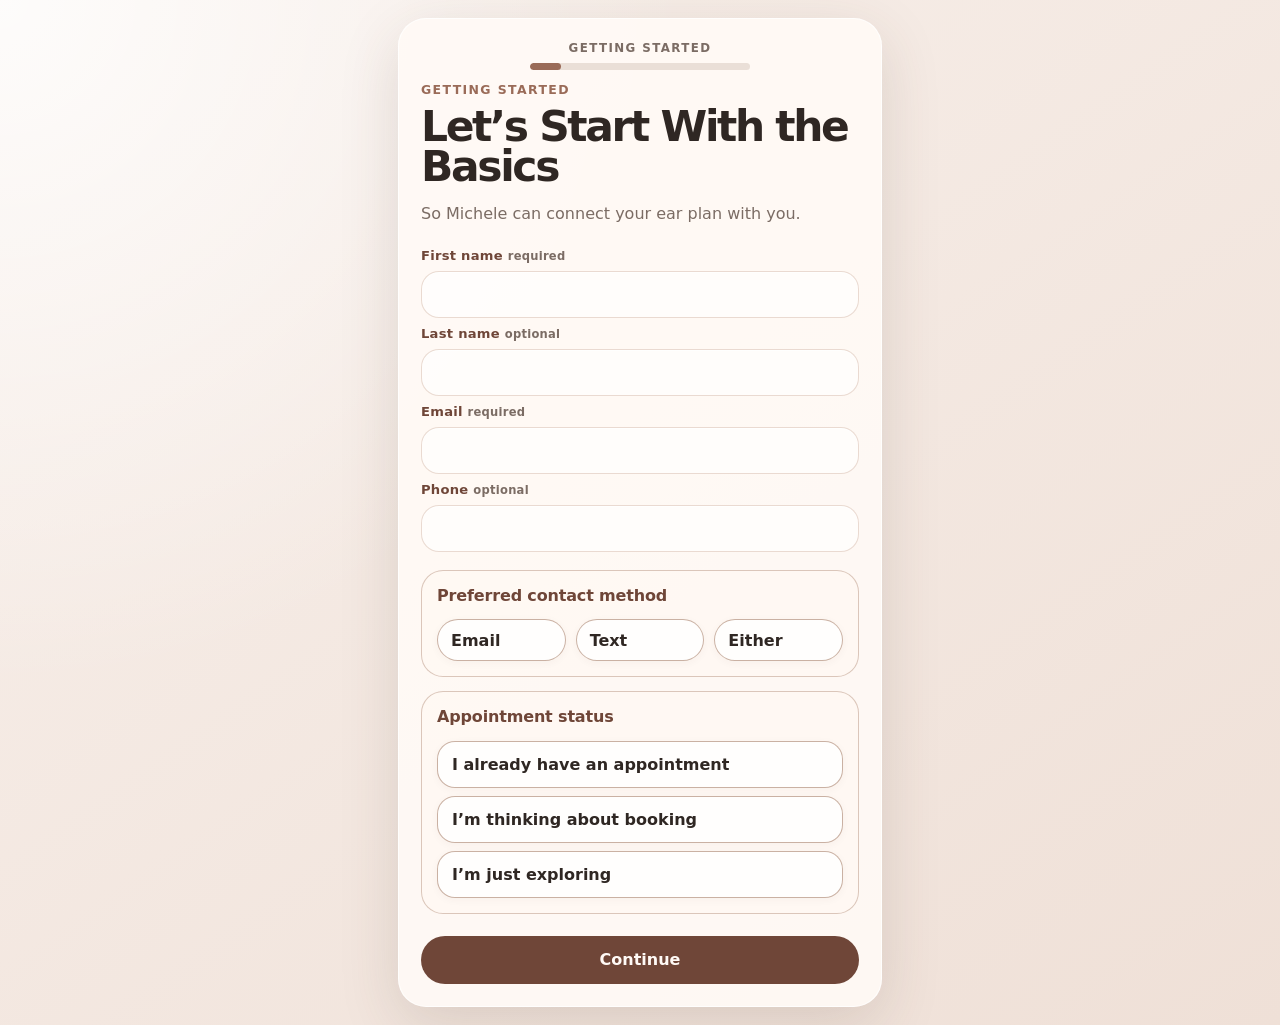
<file: index.html>
<!DOCTYPE html>

<html lang="en">
<head>
<meta charset="utf-8"/>
<meta content="width=device-width, initial-scale=1" name="viewport"/>
<title>Ear Consultation Planner</title>
<link href="css/app.css" rel="stylesheet"/>
<link href="style_explorer/css/style-explorer.css" rel="stylesheet"/>
<link href="jewelry_explorer/css/jewelry-explorer.css" rel="stylesheet"/>
</head>
<body>
<main class="planner-shell" id="ear-planner">
<section aria-live="polite" class="planner-card">
<div aria-label="Current section" class="progress progress-phase" aria-live="polite"><span class="progress-phase-label">Getting started</span><span class="progress-phase-track" aria-hidden="true"><span class="progress-phase-fill"></span></span></div><div class="step-card is-active form-card" data-step="1" id="card-1">
<p class="eyebrow">Getting started</p>
<h1>Let’s Start With the Basics</h1>
<p class="subtext">So Michele can connect your ear plan with you.</p>
<div class="form-stack">
<label class="field-label" for="contact-first-name">First name <span class="required-mark">required</span></label>
<input autocomplete="given-name" class="soft-input" data-contact-field="firstName" id="contact-first-name" type="text"/>
<p class="form-error is-hidden" id="first-name-error">Please add your first name.</p>
<label class="field-label" for="contact-last-name">Last name <span class="optional-mark">optional</span></label>
<input autocomplete="family-name" class="soft-input" data-contact-field="lastName" id="contact-last-name" type="text"/>
<label class="field-label" for="contact-email">Email <span class="required-mark">required</span></label>
<input autocomplete="email" class="soft-input" data-contact-field="email" id="contact-email" type="email"/>
<p class="form-error is-hidden" id="email-error">Please add a valid email address.</p>
<label class="field-label" for="contact-phone">Phone <span class="optional-mark">optional</span></label>
<input autocomplete="tel" class="soft-input" data-contact-field="phone" id="contact-phone" type="tel"/>
</div>
<div class="question-block">
<h2>Preferred contact method</h2>
<div aria-label="Preferred contact method" class="soft-chip-grid three-up" role="group">
<button class="soft-chip" data-contact-choice="preferredContact" data-value="email" type="button">Email</button>
<button class="soft-chip" data-contact-choice="preferredContact" data-value="text" type="button">Text</button>
<button class="soft-chip" data-contact-choice="preferredContact" data-value="either" type="button">Either</button>
</div>
</div>
<div class="question-block">
<h2>Appointment status</h2>
<div aria-label="Appointment status" class="soft-choice-list" role="group">
<button class="soft-choice" data-contact-choice="appointmentStatus" data-value="already-booked" type="button">I already have an appointment</button>
<button class="soft-choice" data-contact-choice="appointmentStatus" data-value="thinking" type="button">I’m thinking about booking</button>
<button class="soft-choice" data-contact-choice="appointmentStatus" data-value="exploring" type="button">I’m just exploring</button>
</div>
</div>
<div class="form-stack conditional-field is-hidden" id="appointment-date-wrap">
<label class="field-label" for="appointment-date-time">Appointment date/time, if you know it <span class="optional-mark">optional</span></label>
<input class="soft-input" data-contact-field="appointmentDateTime" id="appointment-date-time" placeholder="Tuesday at 2:30, June 14, etc." type="text"/>
</div>
<button class="primary-btn" id="contact-continue-btn" type="button">Continue</button>
</div><div class="step-card form-card" data-step="2" id="card-2">
<p class="eyebrow">Starting point</p>
<h1>What brings you in?</h1>
<p class="subtext">This helps Michele understand the occasion, goal, or starting point.</p>
<div class="question-block">
<h2>What are you hoping for?</h2>
<div aria-label="What are you hoping for" class="soft-chip-grid" role="group">
<button class="soft-chip" data-hope="event" type="button">Something special for an event</button>
<button class="soft-chip" data-hope="bridal" type="button">Wedding / bridal look</button>
<button class="soft-chip" data-hope="milestone" type="button">Birthday or milestone</button>
<button class="soft-chip" data-hope="new-piercing" type="button">New piercing</button>
<button class="soft-chip" data-hope="refresh" type="button">Jewelry refresh</button>
<button class="soft-chip" data-hope="curated-project" type="button">Curated ear project</button>
<button class="soft-chip" data-hope="help-deciding" type="button">Help deciding what fits</button>
<button class="soft-chip" data-hope="exploring" type="button">Just exploring</button>
<button class="soft-chip" data-hope="other" type="button">Other</button>
</div>
</div>
<div class="form-stack conditional-field is-hidden" id="event-date-wrap">
<label class="field-label" for="event-date">Event date, if you know it <span class="optional-mark">optional</span></label>
<input class="soft-input" data-starting-field="eventDate" id="event-date" placeholder="Date, month, or general timing" type="text"/>
</div>
<div class="form-stack conditional-field is-hidden" id="other-hope-wrap">
<label class="field-label" for="other-hope-details">Tell Michele a little more <span class="optional-mark">optional</span></label>
<textarea class="soft-textarea" data-starting-field="otherHopeDetails" id="other-hope-details" placeholder="Anniversary, graduation, matching piercing, personal celebration, something symbolic…" rows="3"></textarea>
</div>
<div class="question-block">
<h2>Do you already have any ideas?</h2>
<div aria-label="Do you already have any ideas" class="soft-choice-list" role="group">
<button class="soft-choice" data-idea-clarity="exact" type="button">I know exactly what I want</button>
<button class="soft-choice" data-idea-clarity="few-ideas" type="button">I have a few ideas</button>
<button class="soft-choice" data-idea-clarity="vibe" type="button">I have a vibe, but not a specific piercing</button>
<button class="soft-choice" data-idea-clarity="open" type="button">I’m totally open</button>
</div>
</div>
<div class="form-stack">
<label class="field-label" for="initial-ideas">Anything you already have in mind? <span class="optional-mark">optional</span></label>
<textarea class="soft-textarea" data-starting-field="initialIdeas" id="initial-ideas" placeholder="Wedding earrings, subtle sparkle, birthstone, something celestial, matching with my daughter, not sure yet…" rows="3"></textarea>
</div>
<div class="button-row">
<button class="secondary-btn" data-prev-step="1" type="button">Back</button>
<button class="primary-btn" data-next-step="3" type="button">Continue</button>
</div>
</div><div class="step-card form-card" data-step="3" id="card-3">
<p class="eyebrow">Lifestyle notes</p>
<h1>A Few Lifestyle Notes</h1>
<p class="subtext">These help Michele think through comfort, healing, and timing.</p>
<div class="question-block">
<h2>Which side do you usually sleep on?</h2>
<div aria-label="Sleep side" class="soft-chip-grid" role="group">
<button class="soft-chip" data-lifestyle-choice="sleepSide" data-value="left" type="button">Left</button>
<button class="soft-chip" data-lifestyle-choice="sleepSide" data-value="right" type="button">Right</button>
<button class="soft-chip" data-lifestyle-choice="sleepSide" data-value="both" type="button">Both</button>
<button class="soft-chip" data-lifestyle-choice="sleepSide" data-value="back" type="button">Back sleeper</button>
<button class="soft-chip" data-lifestyle-choice="sleepSide" data-value="changes" type="button">It changes</button>
</div>
</div>
<div class="question-block">
<h2>Any of these part of your routine?</h2>
<div aria-label="Daily routine" class="soft-chip-grid" role="group">
<button class="soft-chip" data-routine="earbuds" type="button">Earbuds</button>
<button class="soft-chip" data-routine="over-ear-headphones" type="button">Over-ear headphones</button>
<button class="soft-chip" data-routine="glasses" type="button">Glasses</button>
<button class="soft-chip" data-routine="helmets" type="button">Helmets</button>
<button class="soft-chip" data-routine="hair-covers-ears" type="button">Hair often covers ears</button>
<button class="soft-chip" data-routine="swimming-soon" type="button">Swimming soon</button>
<button class="soft-chip" data-routine="sports-gym" type="button">Sports / gym</button>
<button class="soft-chip" data-routine="none" type="button">None of these</button>
</div>
</div>
<div class="question-block">
<h2>How have piercings healed for you in the past?</h2>
<div aria-label="Healing history" class="soft-chip-grid" role="group">
<button class="soft-chip" data-lifestyle-choice="healingHistory" data-value="easy" type="button">Easy</button>
<button class="soft-chip" data-lifestyle-choice="healingHistory" data-value="mixed" type="button">Mixed</button>
<button class="soft-chip" data-lifestyle-choice="healingHistory" data-value="sensitive" type="button">Sensitive / tricky</button>
<button class="soft-chip" data-lifestyle-choice="healingHistory" data-value="first-piercing" type="button">First piercing</button>
<button class="soft-chip" data-lifestyle-choice="healingHistory" data-value="not-sure" type="button">Not sure</button>
</div>
</div>
<div class="question-block">
<h2>Anything coming up that might affect healing?</h2>
<div aria-label="Timing considerations" class="soft-chip-grid" role="group">
<button class="soft-chip" data-timing="vacation" type="button">Vacation</button>
<button class="soft-chip" data-timing="swimming" type="button">Swimming</button>
<button class="soft-chip" data-timing="wedding-photos" type="button">Wedding / photos</button>
<button class="soft-chip" data-timing="sports-season" type="button">Sports season</button>
<button class="soft-chip" data-timing="big-event" type="button">Big event</button>
<button class="soft-chip" data-timing="nothing-special" type="button">Nothing special</button>
</div>
</div>
<div class="button-row">
<button class="secondary-btn" data-prev-step="2" type="button">Back</button>
<button class="primary-btn" data-next-step="4" type="button">Continue to Placement</button>
</div>
</div><div class="step-card" data-step="4" id="card-4">
<p class="eyebrow">Ear placement</p>
<h1>Which ear are we placing jewelry on?</h1>
<p class="subtext">We’ll tailor ideas to the ear you’re curious about.</p>
<div aria-label="Choose ear" class="choice-grid" role="group">
<button class="choice-card" data-ear-choice="left" type="button">
<span class="choice-icon ear-icon-left">◖</span>
<span class="choice-title">Left Ear</span>
</button>
<button class="choice-card" data-ear-choice="right" type="button">
<span class="choice-icon ear-icon-right">◗</span>
<span class="choice-title">Right Ear</span>
</button>
<button class="choice-card" data-ear-choice="both" type="button">
<span class="choice-icon">◖ ◗</span>
<span class="choice-title">Both Ears</span>
</button>
</div>
<p class="helper-text is-hidden" id="both-helper">You’ll be able to explore each side separately.</p>
</div><div class="step-card" data-step="5" id="card-5">
<p class="eyebrow">Ear placement</p>
<h1>Which looks most like your lobe?</h1>
<p class="subtext">This helps Michele think about spacing and jewelry placement.</p>
<div class="similar-panel is-hidden" id="both-similar-panel">
<p class="panel-question">Are both ears similar?</p>
<div aria-label="Are both ears similar" class="segmented-control" role="group">
<button data-similar-choice="yes" type="button">Yes</button>
<button data-similar-choice="no" type="button">No</button>
</div>
</div>
<div aria-label="Choose side anatomy" class="side-tabs is-hidden" id="side-lobe-tabs" role="group">
<button data-lobe-side="left" type="button">Left Ear</button>
<button data-lobe-side="right" type="button">Right Ear</button>
</div>
<div aria-label="Choose lobe shape" class="lobe-choice-grid" role="group">
<button class="lobe-card" data-lobe-choice="detached" type="button">
<span class="lobe-visual single"><img alt="Ear with detached rounded lobe" src="assets/ear-detached.svg"/></span>
<span class="choice-title">Detached</span>
</button>
<button class="lobe-card" data-lobe-choice="attached" type="button">
<span class="lobe-visual single"><img alt="Ear with attached connected lobe" src="assets/ear-attached.svg"/></span>
<span class="choice-title">Attached / Connected</span>
</button>
<button class="lobe-card" data-lobe-choice="unsure" type="button">
<span aria-hidden="true" class="lobe-visual compare">
<img alt="" src="assets/ear-detached.svg"/>
<img alt="" src="assets/ear-attached.svg"/>
</span>
<span class="choice-title">Not sure</span>
</button>
</div>
<div class="button-row single-back-row">
<button class="secondary-btn" data-prev-step="4" type="button">Back</button>
</div>
</div><div class="step-card title-card" data-step="6" id="card-6">
<p class="eyebrow">Current piercings</p>
<h1>First, let Michele know about your current piercings.</h1>
<p class="subtext">You’ll tap the ear diagram to mark the piercings you already have.</p>
<div class="button-row map-nav-row">
<button class="secondary-btn" data-prev-step="5" type="button">Back</button>
<button class="primary-btn" data-next-step="7" type="button">Okay</button>
</div>
</div><div class="step-card map-card" data-step="7" id="card-7">
<p class="eyebrow">Current piercings</p>
<h1>What do you already have?</h1>
<p class="subtext compact-intro">Tap the ear to place each current piercing. Tap a marker to remove it.</p>
<div aria-label="Choose which ear to map" class="side-tabs compact-side-tabs is-hidden" id="existing-map-side-toggle" role="group">
<button data-map-side="left" type="button">Left Ear</button>
<button data-map-side="right" type="button">Right Ear</button>
</div>
<div class="ear-stage-wrap compact-stage">
<div aria-label="Interactive ear map" class="ear-stage" id="existing-ear-stage"></div>
<div class="detail-panel helper-card floating-helper is-hidden" id="existing-detail-panel"></div>
</div>
<div class="region-key-wrap compact-region-wrap">
<p class="region-key-label">Jump to a region</p>
<div aria-label="Ear regions" class="region-palette" id="existing-region-chips"></div>
</div>
<div class="summary-panel" id="existing-summary-panel">
<button aria-expanded="false" class="summary-toggle" data-summary-toggle="existing" id="existing-summary-toggle" type="button">
<span id="existing-summary-line">Current piercings: none yet</span>
<span class="summary-cue">Edit</span>
</button>
<div class="summary-drawer is-hidden" id="existing-summary-drawer">
<div class="tally-panel compact-tally" id="existing-tally-panel"></div>
</div>
</div>
<div class="button-row map-nav-row">
<button class="secondary-btn" data-prev-step="6" type="button">Back</button>
<button class="primary-btn" data-next-step="8" type="button">Continue</button>
</div>
</div><div class="step-card title-card" data-step="8" id="card-8">
<p class="eyebrow">Future ideas</p>
<h1>Next, we’re going to look at what piercings you might be interested in.</h1>
<p class="subtext">No commitments. We’re just exploring.</p>
<div class="button-row map-nav-row">
<button class="secondary-btn" data-prev-step="7" type="button">Back</button>
<button class="primary-btn" data-next-step="9" type="button">Okay</button>
</div>
</div><div class="step-card map-card" data-step="9" id="card-9">
<p class="eyebrow">Future ideas</p>
<h1>What might you want next?</h1>
<p class="subtext compact-intro">Tap a spot, then choose Love it, Curious, or Maybe someday. No commitments. Just inspiration.</p>
<div aria-label="Choose which ear to map" class="side-tabs compact-side-tabs is-hidden" id="future-map-side-toggle" role="group">
<button data-map-side="left" type="button">Left Ear</button>
<button data-map-side="right" type="button">Right Ear</button>
</div>
<div class="ear-stage-wrap compact-stage">
<div aria-label="Interactive ear map" class="ear-stage" id="future-ear-stage"></div>
<div class="detail-panel helper-card floating-helper is-hidden" id="future-detail-panel"></div>
</div>
<div class="region-key-wrap compact-region-wrap">
<p class="region-key-label">Jump to a region</p>
<div aria-label="Ear regions" class="region-palette" id="future-region-chips"></div>
</div>
<div class="summary-panel" id="future-summary-panel">
<button aria-expanded="false" class="summary-toggle" data-summary-toggle="future" id="future-summary-toggle" type="button">
<span id="future-summary-line">Ideas: none yet</span>
<span class="summary-cue">Review</span>
</button>
<div class="summary-drawer is-hidden" id="future-summary-drawer">
<div class="tally-panel compact-tally" id="future-tally-panel"></div>
</div>
</div>
<div class="button-row map-nav-row">
<button class="secondary-btn" data-prev-step="8" type="button">Back</button>
<button class="primary-btn" data-next-step="10" type="button">Continue to Style</button>
</div>
</div><div class="step-card style-card" data-step="10" id="card-10">
<div id="integrated-style-explorer"></div>
</div><div class="step-card" data-step="23" id="card-23">
<div id="jewelry-explorer-root"></div>
</div><div class="step-card review-card" data-step="22" id="card-22">
<p class="eyebrow">Review</p>
<h1>Your Ear Plan</h1>
<p class="subtext">Here’s what Michele would see so far.</p>
<div aria-live="polite" class="review-summary" id="review-summary"></div>
<div class="button-row">
<button class="secondary-btn" data-prev-step="23" type="button">Back to jewelry</button>
<button class="primary-btn placeholder-submit" disabled="" type="button">Submit Coming Later</button>
</div>
</div>
</section>
</main>
<script>
    window.EAR_MAP_CONFIG_URL = "https://script.google.com/macros/s/AKfycbyFnw6x4nnQt9TW9jvrOg0IUe2mFxq_MTKcIPo_lTkTaLUc3VmjJ98CLmNAw4ASI98r6Q/exec?action=getPublishedEarMapConfig";
  </script>
<script src="style_explorer/js/vocabulary.js"></script>
<script src="js/app.js"></script>
<script src="js/style-explorer-integrated.js"></script>
<script src="jewelry_explorer/js/jewelry-explorer.js"></script>
</body>
</html>
</file>
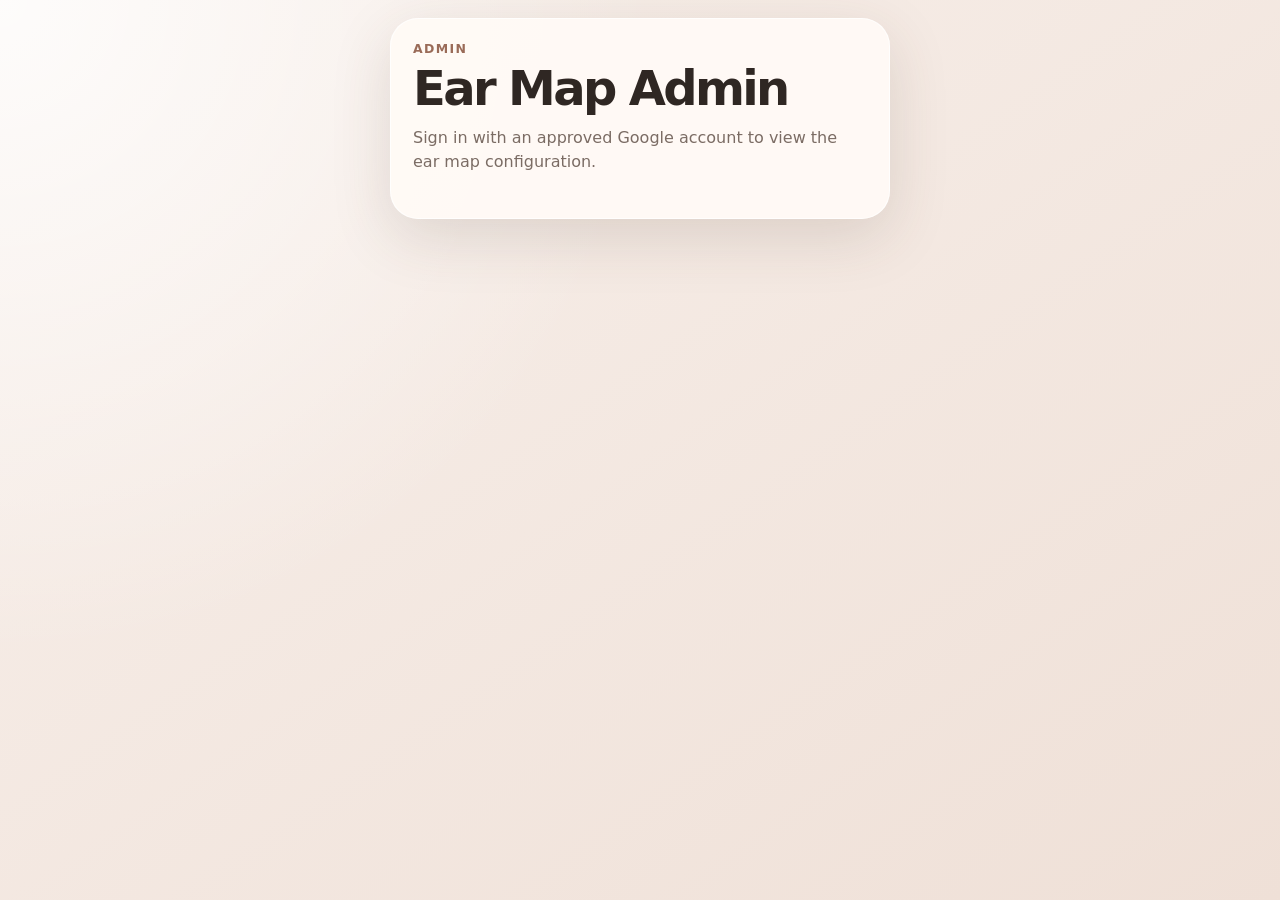
<file: admin/index.html>
<!doctype html>
<html lang="en">
<head>
  <meta charset="utf-8" />
  <meta name="viewport" content="width=device-width, initial-scale=1" />
  <title>Ear Map Admin</title>
  <link rel="stylesheet" href="../css/app.css" />
  <script src="https://accounts.google.com/gsi/client" async defer></script>

  <style>
    .admin-shell {
      width: min(100%, 980px);
      margin: 0 auto;
      padding: 18px;
    }

    .admin-card {
      background: rgba(255, 250, 246, 0.94);
      border: 1px solid rgba(255, 255, 255, 0.75);
      border-radius: var(--radius-lg);
      box-shadow: var(--shadow);
      padding: 22px;
    }

    .admin-login-card {
      width: min(100%, 500px);
      margin: 0 auto;
    }

    .admin-login-card h1,
    .admin-header h1 {
      font-size: clamp(2rem, 8vw, 3rem);
    }

    .admin-status,
    .admin-error {
      margin: 12px 0 0;
      line-height: 1.45;
      font-size: 0.95rem;
    }

    .admin-status { color: var(--muted); }
    .admin-error { color: #8c3f45; font-weight: 750; }

    .admin-user-card {
      display: flex;
      align-items: center;
      justify-content: space-between;
      gap: 12px;
      margin: 0 0 18px;
      padding: 10px 12px;
      border: 1px solid rgba(233, 217, 207, 0.95);
      border-radius: 18px;
      background: rgba(255, 245, 238, 0.68);
    }

    .admin-user-card p {
      margin: 0;
      color: var(--muted);
      font-size: 0.9rem;
      line-height: 1.35;
    }

    .admin-user-card strong {
      color: var(--accent-dark);
    }

    .admin-signout-btn {
      flex: 0 0 auto;
      min-height: 36px;
      border: 0;
      border-radius: 999px;
      padding: 8px 12px;
      background: var(--soft-2);
      color: var(--accent-dark);
      font-weight: 800;
      cursor: pointer;
    }

    .admin-header {
      display: grid;
      gap: 8px;
      margin-bottom: 18px;
    }

    .admin-grid {
      display: grid;
      grid-template-columns: 1fr;
      gap: 18px;
    }

    .admin-preview-card {
      border: 1px solid rgba(233, 217, 207, 0.95);
      background: rgba(255, 245, 238, 0.62);
      border-radius: 24px;
      padding: 14px;
      min-width: 0;
    }

    .admin-preview-card h2 {
      margin: 0 0 10px;
      color: var(--accent-dark);
      font-size: 1rem;
      letter-spacing: 0.04em;
      text-transform: uppercase;
    }

    .admin-map-layout {
      display: grid;
      grid-template-columns: 1fr;
      gap: 14px;
    }

    .admin-stage {
      display: grid;
      place-items: center;
      min-height: 420px;
      border-radius: 22px;
      background: linear-gradient(180deg, #fff7f1, #f8e9e0);
      border: 1px solid rgba(233, 217, 207, 0.9);
      overflow: hidden;
      position: relative;
    }

    .admin-ear-canvas {
      position: relative;
      width: min(84vw, 330px);
      aspect-ratio: 454.96 / 568.7;
    }

    .admin-ear-base,
    .admin-region-layer,
    .admin-marker-layer {
      position: absolute;
      inset: 0;
      width: 100%;
      height: 100%;
    }

    .admin-ear-base {
      display: block;
      pointer-events: none;
      user-select: none;
    }

    .admin-region {
      fill: rgba(154, 107, 88, 0.08);
      stroke: rgba(111, 70, 56, 0.36);
      stroke-width: 2;
      pointer-events: none;
      transition: fill 140ms ease, stroke 140ms ease, opacity 140ms ease;
    }

    .admin-region.is-selected {
      fill: rgba(154, 107, 88, 0.28);
      stroke: rgba(111, 70, 56, 0.78);
    }

    .admin-marker-dot {
      fill: var(--accent-dark);
      stroke: #fffaf6;
      stroke-width: 3.5;
      pointer-events: none;
    }

    .admin-marker-ring {
      fill: transparent;
      stroke: var(--accent-dark);
      stroke-width: 5;
      pointer-events: none;
    }

    .admin-industrial-bar {
      stroke: var(--accent-dark);
      stroke-width: 5;
      stroke-linecap: round;
      pointer-events: none;
    }

    .admin-industrial-end {
      fill: var(--accent-dark);
      stroke: #fffaf6;
      stroke-width: 3.5;
      pointer-events: none;
    }

    .admin-region-list {
      display: grid;
      gap: 8px;
      align-content: start;
    }

    .admin-region-button {
      width: 100%;
      min-height: 40px;
      border: 1px solid rgba(233, 217, 207, 0.95);
      border-radius: 14px;
      background: rgba(255, 255, 255, 0.62);
      color: var(--text);
      font-weight: 760;
      text-align: left;
      padding: 9px 11px;
      cursor: pointer;
    }

    .admin-region-button.is-selected {
      background: #fff2ea;
      color: var(--accent-dark);
      border-color: rgba(154, 107, 88, 0.62);
    }

    .admin-detail {
      margin-top: 14px;
      border: 1px solid rgba(233, 217, 207, 0.95);
      border-radius: 18px;
      background: rgba(255, 250, 246, 0.74);
      padding: 12px;
    }

    .admin-detail h3 {
      margin: 0 0 6px;
      font-size: 1rem;
      color: var(--accent-dark);
    }

    .admin-detail p {
      margin: 0;
      color: var(--muted);
      line-height: 1.4;
      font-size: 0.92rem;
    }

    .admin-detail dl {
      margin: 10px 0 0;
      display: grid;
      gap: 6px;
    }

    .admin-detail-row {
      display: grid;
      grid-template-columns: 90px 1fr;
      gap: 8px;
      font-size: 0.88rem;
    }

    .admin-detail dt {
      color: var(--muted);
      font-weight: 800;
    }

    .admin-detail dd {
      margin: 0;
      color: var(--text);
      font-weight: 700;
    }

    .admin-debug-panel {
      margin-top: 18px;
      padding: 12px;
      border-radius: 18px;
      border: 1px dashed rgba(154, 107, 88, 0.42);
      background: rgba(255, 250, 246, 0.62);
      color: var(--muted);
      font-size: 0.85rem;
      line-height: 1.4;
    }

        .admin-editor-top {
      display: grid;
      gap: 12px;
      margin-bottom: 14px;
    }

    .admin-editor-controls {
      display: grid;
      grid-template-columns: 1fr;
      gap: 10px;
    }

    .admin-control-group {
      display: grid;
      gap: 6px;
    }

    .admin-control-label {
      color: var(--muted);
      font-size: 0.72rem;
      letter-spacing: 0.09em;
      text-transform: uppercase;
      font-weight: 850;
    }

    .admin-segmented {
      display: grid;
      grid-template-columns: repeat(2, minmax(0, 1fr));
      gap: 6px;
      padding: 6px;
      background: #f0e0d6;
      border-radius: 999px;
    }

    .admin-segmented button,
    .admin-action-btn,
    .admin-danger-btn {
      min-height: 40px;
      border: 0;
      border-radius: 999px;
      font-weight: 800;
      cursor: pointer;
    }

    .admin-segmented button {
      background: transparent;
      color: var(--accent-dark);
    }

    .admin-segmented button.is-selected {
      background: #fffaf6;
      box-shadow: 0 6px 16px rgba(83, 58, 46, 0.08);
    }

    .admin-action-btn {
      background: var(--accent-dark);
      color: #fffaf6;
      padding: 9px 14px;
    }

    .admin-action-btn:disabled {
      opacity: 0.42;
      cursor: not-allowed;
    }

    .admin-danger-btn {
      background: #fff2ea;
      color: #8c3f45;
      border: 1px solid rgba(140, 63, 69, 0.22);
      padding: 9px 14px;
    }

    .admin-editor-card {
      grid-column: 1 / -1;
    }

    .admin-marker-layer {
      pointer-events: none;
    }

    .admin-edit-point {
      cursor: grab;
      pointer-events: auto;
    }

    .admin-edit-point:active {
      cursor: grabbing;
    }

    .admin-edit-point.is-selected {
      stroke: #8c3f45;
      stroke-width: 5;
    }

    .admin-marker-hit {
      fill: transparent;
      stroke: transparent;
      stroke-width: 24;
      pointer-events: stroke;
      cursor: grab;
    }

    .admin-click-catcher {
      fill: transparent;
      pointer-events: all;
      cursor: crosshair;
    }

    .admin-point-list {
      display: grid;
      gap: 8px;
      margin-top: 12px;
    }

    .admin-point-row {
      display: grid;
      grid-template-columns: 1fr auto;
      align-items: center;
      gap: 8px;
      padding: 8px 10px;
      border: 1px solid rgba(233, 217, 207, 0.95);
      border-radius: 14px;
      background: rgba(255, 255, 255, 0.58);
    }

    .admin-point-row.is-selected {
      background: #fff2ea;
      border-color: rgba(154, 107, 88, 0.62);
    }

    .admin-point-row button {
      min-height: 32px;
      border: 0;
      border-radius: 999px;
      padding: 6px 10px;
      background: var(--soft-2);
      color: var(--accent-dark);
      font-weight: 800;
      cursor: pointer;
    }

    .admin-point-meta {
      color: var(--muted);
      font-size: 0.82rem;
      line-height: 1.3;
    }

    .admin-editor-help {
      margin-top: 10px !important;
      color: var(--accent-dark) !important;
      font-weight: 700;
    }

    .admin-save-row {
      display: grid;
      grid-template-columns: 1fr;
      gap: 8px;
      margin-top: 12px;
      align-items: center;
    }

        .admin-edit-mode-tabs {
      display: grid;
      grid-template-columns: repeat(2, minmax(0, 1fr));
      gap: 6px;
      padding: 6px;
      background: #f0e0d6;
      border-radius: 999px;
    }

    .admin-edit-mode-tabs button {
      min-height: 40px;
      border: 0;
      border-radius: 999px;
      background: transparent;
      color: var(--accent-dark);
      font-weight: 800;
      cursor: pointer;
    }

    .admin-edit-mode-tabs button.is-selected {
      background: #fffaf6;
      box-shadow: 0 6px 16px rgba(83, 58, 46, 0.08);
    }

    .admin-boundary-point {
      fill: #fffaf6;
      stroke: #8c3f45;
      stroke-width: 4;
      cursor: grab;
      pointer-events: auto;
    }

    .admin-boundary-point.is-selected {
      fill: #8c3f45;
      stroke: #fffaf6;
      stroke-width: 4.5;
    }

    .admin-boundary-hit {
      fill: transparent;
      stroke: transparent;
      stroke-width: 24;
      pointer-events: stroke;
      cursor: grab;
    }

    .admin-boundary-line {
      fill: none;
      stroke: rgba(140, 63, 69, 0.8);
      stroke-width: 2.5;
      stroke-dasharray: 6 5;
      pointer-events: none;
    }

    .admin-region-layer.is-boundary-editing .admin-region:not(.is-selected) {
      opacity: 0.22;
    }

    .admin-region-layer.is-boundary-editing .admin-region.is-selected {
      fill: rgba(140, 63, 69, 0.18);
      stroke: rgba(140, 63, 69, 0.88);
      stroke-width: 2.5;
    }

    .admin-boundary-warning {
      margin-top: 10px !important;
      color: #8c3f45 !important;
      font-weight: 760;
    }

    @media (min-width: 760px) {
      .admin-grid {
        grid-template-columns: 1fr 1fr;
      }

      .admin-map-layout {
        grid-template-columns: minmax(0, 1fr) 190px;
      }

      .admin-stage {
        min-height: 440px;
      }

      .admin-ear-canvas {
        width: min(100%, 330px);
      }

      .admin-editor-controls {
        grid-template-columns: 1fr auto;
        align-items: end;
      }

      .admin-save-row {
        grid-template-columns: auto auto 1fr;
        align-items: center;
      }
    }
  </style>
</head>

<body>
  <main class="admin-shell">
    <section id="admin-login" class="admin-card admin-login-card">
      <p class="eyebrow">Admin</p>
      <h1>Ear Map Admin</h1>
      <p class="subtext">Sign in with an approved Google account to view the ear map configuration.</p>

      <div id="g_id_onload"
        data-client_id="718129687466-un944jpq37rr0t89tltlhjo085ui9ofo.apps.googleusercontent.com"
        data-callback="handleGoogleCredential"
        data-auto_prompt="false">
      </div>

      <div class="g_id_signin"
        data-type="standard"
        data-size="large"
        data-theme="outline"
        data-text="signin_with"
        data-shape="pill"
        data-logo_alignment="left">
      </div>

      <p id="admin-login-status" class="admin-status"></p>
      <p id="admin-login-error" class="admin-error is-hidden"></p>
    </section>

    <section id="admin-app" class="admin-card is-hidden">
      <div id="admin-user-card" class="admin-user-card is-hidden">
        <p>Signed in as <strong id="admin-user-email"></strong></p>
        <button id="admin-signout-btn" class="admin-signout-btn" type="button">Sign out</button>
      </div>

      <div class="admin-header">
        <p class="eyebrow">Admin preview</p>
        <h1>Ear Map Config</h1>
        <p id="admin-status" class="admin-status">Loading…</p>
      </div>

      <div id="admin-preview-root" class="admin-grid"></div>
      <div id="admin-debug-panel" class="admin-debug-panel is-hidden"></div>
    </section>
  </main>

  <script>
    window.BMBM_GOOGLE_CLIENT_ID = "718129687466-un944jpq37rr0t89tltlhjo085ui9ofo.apps.googleusercontent.com";
    window.BMBM_APPS_SCRIPT_URL = "https://script.google.com/macros/s/AKfycbyFnw6x4nnQt9TW9jvrOg0IUe2mFxq_MTKcIPo_lTkTaLUc3VmjJ98CLmNAw4ASI98r6Q/exec";
  </script>
  <script src="../js/admin-ear-map-preview.js"></script>
</body>
</html>
</file>
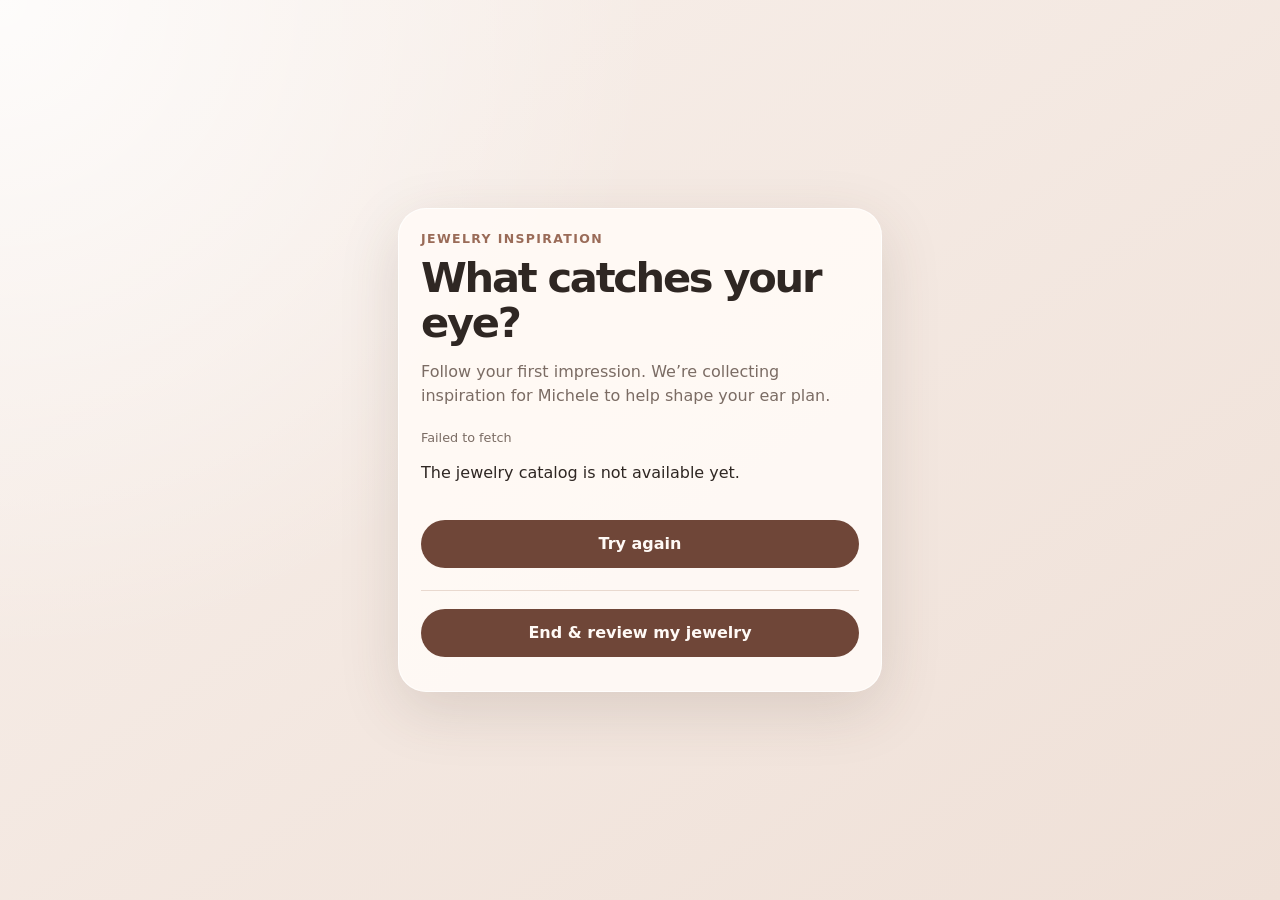
<file: jewelry_explorer/index.html>
<!doctype html>
<html lang="en">
<head>
  <meta charset="utf-8">
  <meta name="viewport" content="width=device-width, initial-scale=1">
  <title>Jewelry Explorer</title>
  <link rel="stylesheet" href="../css/app.css">
  <link rel="stylesheet" href="css/jewelry-explorer.css">
</head>
<body>
  <main class="planner-shell"><section class="planner-card">
    <div id="jewelry-explorer-root"></div>
  </section></main>
  <script src="js/jewelry-explorer.js"></script>
</body>
</html>
</file>
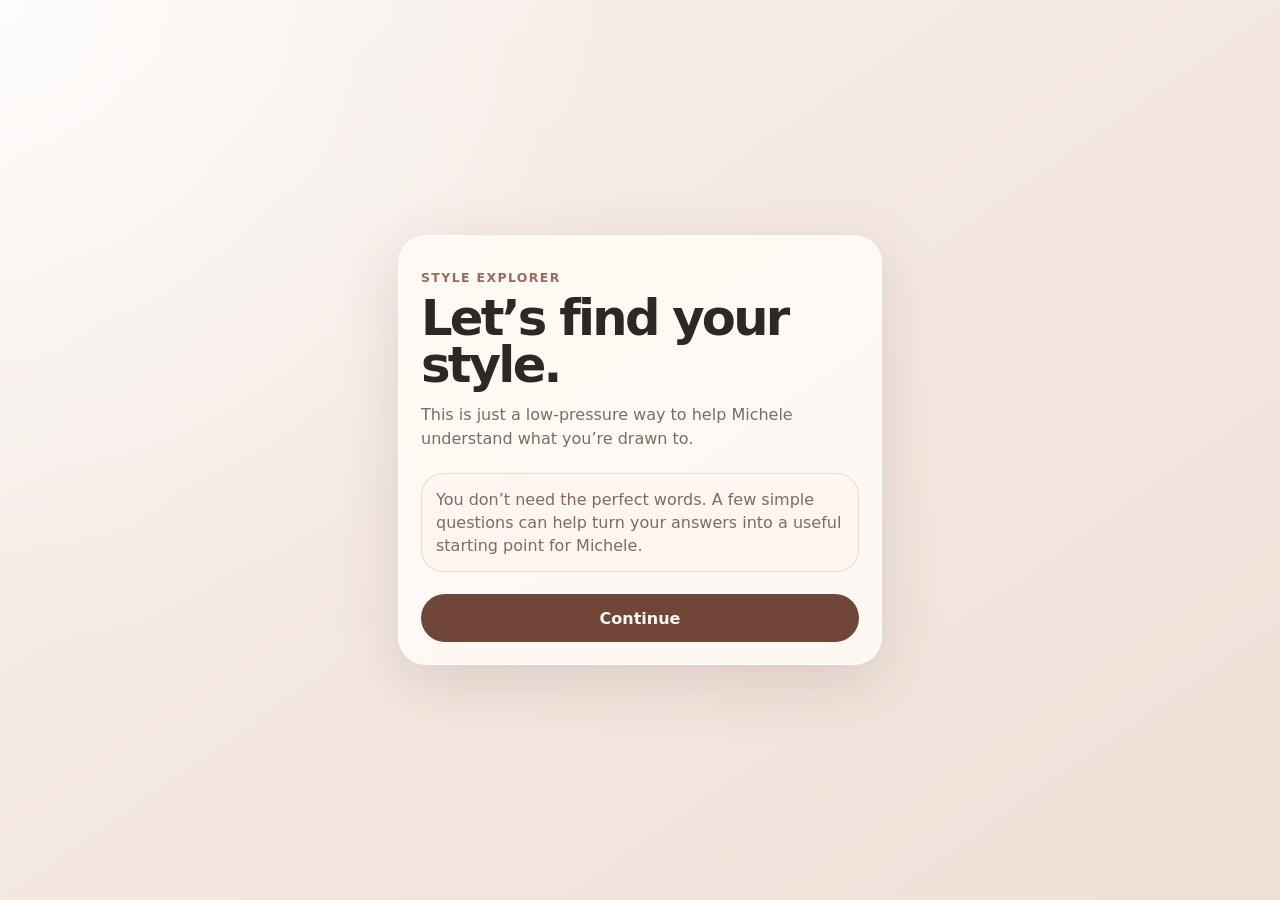
<file: style_explorer/index.html>
<!doctype html>
<html lang="en">
<head>
  <meta charset="utf-8" />
  <meta name="viewport" content="width=device-width, initial-scale=1" />
  <title>Style Explorer Prototype</title>
  <link rel="stylesheet" href="../css/app.css" />
  <link rel="stylesheet" href="css/style-explorer.css" />
</head>
<body>
  <main id="style-explorer" class="planner-shell">
    <section class="planner-card" aria-live="polite">
      <div id="progress" class="progress" aria-label="Style explorer progress"></div>
      <div id="screen-root"></div>
    </section>
  </main>

  <script src="js/vocabulary.js"></script>
  <script src="js/style-explorer.js"></script>
</body>
</html>
</file>
<file: css/app.css>
:root {
  --bg: #f7f1ec;
  --card: #fffaf6;
  --card-strong: #fff5ee;
  --text: #2f2723;
  --muted: #7b6c64;
  --soft: #e9d9cf;
  --soft-2: #f1e5dc;
  --accent: #9a6b58;
  --accent-dark: #6f4638;
  --rose: #c8867b;
  --shadow: 0 18px 60px rgba(83, 58, 46, 0.15);
  --radius-lg: 28px;
  --radius-md: 18px;
  --touch: 48px;
}

* { box-sizing: border-box; }

body {
  margin: 0;
  min-height: 100vh;
  font-family: Inter, ui-sans-serif, system-ui, -apple-system, BlinkMacSystemFont, "Segoe UI", sans-serif;
  background:
    radial-gradient(circle at top left, rgba(255, 255, 255, 0.8), transparent 42%),
    linear-gradient(145deg, #f8f0eb 0%, #efe0d7 100%);
  color: var(--text);
}

button,
input,
select,
textarea { font: inherit; }

button { -webkit-tap-highlight-color: transparent; }

.planner-shell {
  width: min(100%, 520px);
  min-height: 100vh;
  margin: 0 auto;
  padding: 18px;
  display: flex;
  align-items: center;
}

.planner-card {
  width: 100%;
  min-height: calc(100vh - 36px);
  background: rgba(255, 250, 246, 0.92);
  border: 1px solid rgba(255, 255, 255, 0.75);
  border-radius: var(--radius-lg);
  box-shadow: var(--shadow);
  padding: 22px;
  overflow: hidden;
  position: relative;
}

.progress {
  margin-bottom: 24px;
}

.progress-phase {
  display: grid;
  gap: 8px;
  justify-items: center;
}

.progress-phase-label {
  color: var(--muted);
  font-size: 0.74rem;
  font-weight: 800;
  letter-spacing: 0.12em;
  text-transform: uppercase;
}

.progress-phase-track {
  background: #eadfd7;
  border-radius: 999px;
  height: 7px;
  overflow: hidden;
  width: min(220px, 68vw);
}

.progress-phase-fill {
  background: var(--accent);
  border-radius: inherit;
  display: block;
  height: 100%;
  transition: width 220ms ease;
  width: 14%;
}

.progress-dot {
  width: 7px;
  height: 7px;
  border-radius: 999px;
  background: #d9c7bc;
  transition: width 180ms ease, background 180ms ease;
}

.progress-dot.is-active {
  width: 24px;
  background: var(--accent);
}

.step-card {
  display: none;
  animation: cardIn 220ms ease both;
}

.step-card.is-active { display: block; }

.style-screen-card {
  display: block;
  animation: cardIn 220ms ease both;
}

@keyframes cardIn {
  from { opacity: 0; transform: translateY(8px); }
  to { opacity: 1; transform: translateY(0); }
}

.eyebrow {
  margin: 0 0 10px;
  color: var(--accent);
  font-size: 0.78rem;
  letter-spacing: 0.11em;
  text-transform: uppercase;
  font-weight: 700;
}

h1 {
  margin: 0;
  font-size: clamp(2rem, 10vw, 3.1rem);
  line-height: 0.95;
  letter-spacing: -0.055em;
  font-weight: 720;
}

h2 {
  margin: 22px 0 6px;
  font-size: 1.12rem;
  letter-spacing: -0.02em;
}

.subtext,
.section-subtext {
  color: var(--muted);
  line-height: 1.5;
  margin: 14px 0 22px;
}

.choice-grid,
.lobe-choice-grid {
  display: grid;
  gap: 12px;
}

.choice-card,
.lobe-card {
  min-height: 88px;
  border: 1px solid var(--soft);
  background: rgba(255, 255, 255, 0.52);
  border-radius: 22px;
  color: var(--text);
  padding: 16px;
  display: flex;
  align-items: center;
  gap: 14px;
  text-align: left;
  cursor: pointer;
  transition: transform 160ms ease, border 160ms ease, background 160ms ease, box-shadow 160ms ease;
}

.choice-card:active,
.lobe-card:active,
.chip:active,
.ear-hit:active { transform: scale(0.985); }

.choice-card.is-selected,
.lobe-card.is-selected {
  border-color: rgba(154, 107, 88, 0.55);
  background: #fff2ea;
  box-shadow: 0 10px 24px rgba(83, 58, 46, 0.08);
}

.choice-icon {
  width: 52px;
  height: 52px;
  border-radius: 18px;
  display: grid;
  place-items: center;
  background: var(--soft-2);
  color: var(--accent-dark);
  font-size: 1.45rem;
  flex: 0 0 auto;
}

.choice-title {
  font-weight: 710;
  letter-spacing: -0.02em;
}

.helper-text {
  margin: 14px 0 0;
  color: var(--accent-dark);
  background: rgba(255, 242, 234, 0.8);
  border-radius: 999px;
  padding: 10px 14px;
  font-size: 0.92rem;
}

.is-hidden { display: none !important; }

.primary-btn,
.secondary-btn {
  width: 100%;
  min-height: var(--touch);
  border-radius: 999px;
  padding: 13px 18px;
  border: 0;
  font-weight: 730;
  cursor: pointer;
  transition: transform 160ms ease, opacity 160ms ease, background 160ms ease;
}

.primary-btn {
  background: var(--accent-dark);
  color: #fffaf6;
  margin-top: 22px;
}

.primary-btn:disabled {
  cursor: not-allowed;
  opacity: 0.38;
}

.secondary-btn {
  background: var(--soft-2);
  color: var(--accent-dark);
}

.button-row {
  display: grid;
  grid-template-columns: repeat(2, minmax(0, 1fr));
  gap: 10px;
  margin-top: 22px;
}

.button-row .primary-btn,
.button-row .secondary-btn { margin-top: 0; }

.lobe-choice-grid { margin-top: 14px; }

.lobe-card {
  min-height: 132px;
  align-items: center;
}

.lobe-visual {
  width: 92px;
  height: 96px;
  border-radius: 20px;
  background: #f8eae2;
  display: flex;
  align-items: center;
  justify-content: center;
  overflow: hidden;
  flex: 0 0 auto;
}

.lobe-visual.single img {
  width: 72px;
  height: 90px;
  object-fit: contain;
}

.lobe-visual.compare {
  gap: 2px;
}

.lobe-visual.compare img {
  width: 43px;
  height: 78px;
  object-fit: contain;
}

.similar-panel {
  background: rgba(255, 245, 238, 0.9);
  border: 1px solid var(--soft);
  border-radius: 20px;
  padding: 14px;
  margin-bottom: 16px;
}

.panel-question {
  margin: 0 0 10px;
  color: var(--muted);
  font-size: 0.94rem;
}

.segmented-control,
.side-tabs {
  display: grid;
  grid-template-columns: 1fr 1fr;
  gap: 8px;
  padding: 6px;
  background: #f0e0d6;
  border-radius: 999px;
}

.segmented-control button,
.side-tabs button {
  min-height: 40px;
  border: 0;
  border-radius: 999px;
  background: transparent;
  color: var(--accent-dark);
  font-weight: 700;
  cursor: pointer;
}

.segmented-control button.is-selected,
.side-tabs button.is-selected {
  background: #fffaf6;
  box-shadow: 0 6px 16px rgba(83, 58, 46, 0.08);
}

.side-tabs { margin: 14px 0 18px; }

.map-section { display: none; }
.map-section.is-active { display: block; }

.ear-stage-wrap {
  background: linear-gradient(180deg, #fff7f1, #f8e9e0);
  border: 1px solid rgba(233, 217, 207, 0.9);
  border-radius: 28px;
  padding: 12px;
  margin: 14px 0 18px;
}

.ear-stage {
  position: relative;
  width: 100%;
  min-height: 430px;
  display: grid;
  place-items: center;
}

.ear-canvas {
  position: relative;
  width: min(90%, 340px);
  aspect-ratio: 454.96 / 568.7;
  filter: none;
}

.ear-base,
.marker-layer,
.hit-layer {
  position: absolute;
  inset: 0;
  width: 100%;
  height: 100%;
}

.ear-base {
  display: block;
  user-select: none;
  pointer-events: none;
}

.ear-stage.is-right .ear-canvas {
  transform: scaleX(-1);
}

.marker-layer,
.hit-layer {
  pointer-events: none;
}

.ear-marker {
  pointer-events: none;
}

.ear-hit {
  position: absolute;
  left: var(--x);
  top: var(--y);
  transform: translate(-50%, -50%);
  width: 52px;
  height: 52px;
  border: 0;
  border-radius: 999px;
  background: rgba(154, 107, 88, 0.001);
  pointer-events: auto;
  cursor: pointer;
}

.hit-daith,
.hit-rook,
.hit-forwardHelix,
.hit-tragus,
.hit-antiTragus {
  width: 46px;
  height: 46px;
}

.marker-dot,
.marker-industrial-end {
  fill: var(--accent-dark);
  stroke: #fffaf6;
  stroke-width: 3.5;
  filter: drop-shadow(0 4px 5px rgba(47, 39, 35, 0.18));
}

.marker-ring {
  fill: transparent;
  stroke: var(--accent-dark);
  stroke-width: 5;
  filter: drop-shadow(0 4px 5px rgba(47, 39, 35, 0.14));
}

.marker-bar {
  stroke: var(--accent-dark);
  stroke-width: 4.5;
  stroke-linecap: round;
  filter: drop-shadow(0 4px 5px rgba(47, 39, 35, 0.16));
}

.ear-marker.state-curious .marker-dot,
.ear-marker.state-curious .marker-industrial-end {
  fill: #caa99b;
  opacity: 0.78;
}

.ear-marker.state-curious .marker-ring,
.ear-marker.state-curious .marker-bar {
  stroke: #caa99b;
  opacity: 0.78;
}

.ear-marker.state-love .marker-dot,
.ear-marker.state-love .marker-industrial-end {
  fill: var(--accent-dark);
}

.ear-marker.state-love .marker-ring,
.ear-marker.state-love .marker-bar {
  stroke: var(--accent-dark);
}

.ear-marker.state-maybe .marker-dot,
.ear-marker.state-maybe .marker-industrial-end {
  fill: #d8bdb0;
  opacity: 0.55;
}

.ear-marker.state-maybe .marker-ring,
.ear-marker.state-maybe .marker-bar {
  stroke: #d8bdb0;
  opacity: 0.55;
}

.chip-groups { display: grid; gap: 16px; }

.chip-group-label {
  margin: 0 0 8px;
  color: var(--muted);
  font-size: 0.75rem;
  letter-spacing: 0.1em;
  text-transform: uppercase;
  font-weight: 800;
}

.chip-row {
  display: flex;
  flex-wrap: wrap;
  gap: 8px;
}

.chip {
  min-height: 42px;
  border: 1px solid var(--soft);
  background: rgba(255, 255, 255, 0.62);
  color: var(--text);
  border-radius: 999px;
  padding: 10px 14px;
  font-weight: 700;
  cursor: pointer;
  transition: background 160ms ease, border 160ms ease, color 160ms ease, transform 160ms ease, opacity 160ms ease;
}

.chip.is-existing,
.chip.is-love {
  background: var(--accent-dark);
  color: #fffaf6;
  border-color: var(--accent-dark);
}

.chip.is-curious {
  background: #fff2ea;
  border-color: #d6b6a7;
  color: var(--accent-dark);
}

.chip.is-maybe {
  background: #f5ebe5;
  color: #8f766c;
  border-color: #eadad1;
}

.detail-panel {
  margin-top: 18px;
  border: 1px solid rgba(233, 217, 207, 0.95);
  background: rgba(255, 250, 246, 0.72);
  border-radius: 22px;
  padding: 16px;
  animation: cardIn 180ms ease both;
}

.detail-panel h3 {
  margin: 0 0 6px;
  font-size: 1rem;
}

.detail-panel p {
  margin: 0;
  color: var(--muted);
  line-height: 1.45;
}

.full-width { width: 100%; margin-top: 18px; }

@media (min-width: 560px) {
  .planner-card { min-height: auto; }
  .choice-grid { grid-template-columns: 1fr; }
}

/* Region-based ear planner additions */
.section-subtext.compact {
  margin-top: 8px;
  margin-bottom: 14px;
}

.interest-picker {
  display: grid;
  grid-template-columns: 1fr;
  gap: 8px;
  padding: 8px;
  margin: 12px 0 16px;
  background: #f0e0d6;
  border-radius: 20px;
}

.interest-picker button {
  min-height: 42px;
  border: 0;
  border-radius: 16px;
  background: transparent;
  color: var(--accent-dark);
  font-weight: 760;
  cursor: pointer;
}

.interest-picker button.is-selected {
  background: #fffaf6;
  box-shadow: 0 6px 16px rgba(83, 58, 46, 0.08);
}

.region-layer,
.marker-layer {
  position: absolute;
  inset: 0;
  width: 100%;
  height: 100%;
}

.region-layer {
  z-index: 2;
}

.marker-layer {
  z-index: 3;
  pointer-events: none;
}

.ear-region {
  fill: rgba(154, 107, 88, 0.001);
  stroke: transparent;
  stroke-width: 2;
  pointer-events: auto;
  cursor: pointer;
  transition: fill 160ms ease, stroke 160ms ease, opacity 160ms ease;
}

.ear-region:hover,
.ear-region:focus-visible {
  fill: rgba(154, 107, 88, 0.12);
  stroke: rgba(154, 107, 88, 0.28);
  outline: none;
}

.ear-region.is-selected {
  fill: rgba(154, 107, 88, 0.22);
  stroke: rgba(111, 70, 56, 0.52);
}

.ear-stage.is-right .ear-region,
.ear-stage.is-right .ear-marker {
  transform-box: fill-box;
  transform-origin: center;
}

.chip.is-selected-region {
  background: #fff2ea;
  color: var(--accent-dark);
  border-color: rgba(154, 107, 88, 0.62);
  box-shadow: 0 8px 18px rgba(83, 58, 46, 0.08);
}

.chip.has-count:not(.is-selected-region) {
  border-color: rgba(154, 107, 88, 0.42);
  background: rgba(255, 242, 234, 0.68);
  color: var(--accent-dark);
}

.tally-panel {
  margin-top: 18px;
  border: 1px solid rgba(233, 217, 207, 0.95);
  background: rgba(255, 245, 238, 0.72);
  border-radius: 22px;
  padding: 16px;
}

.tally-panel h3 {
  margin: 0 0 10px;
  font-size: 0.95rem;
  letter-spacing: 0.06em;
  text-transform: uppercase;
  color: var(--accent-dark);
}

.empty-tally {
  margin: 0;
  color: var(--muted);
  line-height: 1.4;
  font-size: 0.94rem;
}

.tally-list {
  display: grid;
  gap: 8px;
}

.tally-item {
  display: flex;
  align-items: center;
  justify-content: space-between;
  gap: 10px;
  min-height: 42px;
  padding: 8px 8px 8px 12px;
  background: rgba(255, 255, 255, 0.58);
  border: 1px solid rgba(233, 217, 207, 0.82);
  border-radius: 16px;
}

.tally-label {
  font-weight: 720;
  color: var(--text);
}

.tally-remove {
  width: 32px;
  height: 32px;
  border: 0;
  border-radius: 999px;
  background: var(--soft-2);
  color: var(--accent-dark);
  font-size: 1.25rem;
  font-weight: 800;
  line-height: 1;
  cursor: pointer;
}

.detail-helper {
  margin-top: 10px !important;
  color: var(--accent-dark) !important;
}

.ear-marker.state-existing-muted .marker-dot,
.ear-marker.state-existing-muted .marker-industrial-end {
  fill: #b7aaa3;
  opacity: 0.58;
}

.ear-marker.state-existing-muted .marker-ring,
.ear-marker.state-existing-muted .marker-bar {
  stroke: #b7aaa3;
  opacity: 0.58;
}

.ear-marker.state-definite .marker-dot,
.ear-marker.state-definite .marker-industrial-end {
  fill: var(--accent-dark);
}

.ear-marker.state-definite .marker-ring,
.ear-marker.state-definite .marker-bar {
  stroke: var(--accent-dark);
}

.ear-marker.state-moderate .marker-dot,
.ear-marker.state-moderate .marker-industrial-end {
  fill: #b88272;
  opacity: 0.84;
}

.ear-marker.state-moderate .marker-ring,
.ear-marker.state-moderate .marker-bar {
  stroke: #b88272;
  opacity: 0.84;
}

.ear-marker.state-curious .marker-dot,
.ear-marker.state-curious .marker-industrial-end {
  fill: #d8bdb0;
  opacity: 0.62;
}

.ear-marker.state-curious .marker-ring,
.ear-marker.state-curious .marker-bar {
  stroke: #d8bdb0;
  opacity: 0.62;
}

@media (min-width: 460px) {
  .interest-picker {
    grid-template-columns: repeat(3, 1fr);
    border-radius: 999px;
  }

  .interest-picker button {
    border-radius: 999px;
  }
}


/* Updated interest helper + removal interactions */
.interest-actions {
  display: grid;
  grid-template-columns: 1fr;
  gap: 8px;
  margin-top: 14px;
}

.interest-actions button {
  min-height: 42px;
  border: 1px solid rgba(154, 107, 88, 0.28);
  border-radius: 999px;
  background: #fff2ea;
  color: var(--accent-dark);
  font-weight: 760;
  cursor: pointer;
}

.interest-actions button:active,
.tally-item:active {
  transform: scale(0.985);
}

.detail-helper.small {
  font-size: 0.9rem;
  color: var(--muted) !important;
}

.marker-layer {
  pointer-events: none;
}

.ear-marker.is-removable {
  pointer-events: auto;
  cursor: pointer;
}

.marker-remove-hit {
  fill: transparent;
  stroke: transparent;
  stroke-width: 24;
  pointer-events: all;
}

.ear-marker.is-removable:focus-visible .marker-dot,
.ear-marker.is-removable:hover .marker-dot,
.ear-marker.is-removable:focus-visible .marker-industrial-end,
.ear-marker.is-removable:hover .marker-industrial-end {
  stroke-width: 6;
}

.ear-marker.is-removable:focus-visible .marker-ring,
.ear-marker.is-removable:hover .marker-ring,
.ear-marker.is-removable:focus-visible .marker-bar,
.ear-marker.is-removable:hover .marker-bar {
  stroke-width: 7;
}

.tally-item {
  cursor: pointer;
  transition: transform 160ms ease, background 160ms ease, border 160ms ease;
}

.tally-item:hover,
.tally-item:focus-visible {
  background: #fff2ea;
  border-color: rgba(154, 107, 88, 0.42);
  outline: none;
}

.tally-remove {
  display: inline-grid;
  place-items: center;
  flex: 0 0 auto;
}

.ear-marker.state-love .marker-dot,
.ear-marker.state-love .marker-industrial-end {
  fill: var(--accent-dark);
}

.ear-marker.state-love .marker-ring,
.ear-marker.state-love .marker-bar {
  stroke: var(--accent-dark);
}

.ear-marker.state-maybe .marker-dot,
.ear-marker.state-maybe .marker-industrial-end {
  fill: #b88272;
  opacity: 0.84;
}

.ear-marker.state-maybe .marker-ring,
.ear-marker.state-maybe .marker-bar {
  stroke: #b88272;
  opacity: 0.84;
}

@media (min-width: 460px) {
  .interest-actions {
    grid-template-columns: repeat(3, 1fr);
  }
}

/* Compact single-workspace Step 3 layout */
.compact-intro {
  margin: 10px 0 14px;
}

.mode-tabs {
  display: grid;
  grid-template-columns: 1fr 1fr;
  gap: 8px;
  padding: 6px;
  margin: 10px 0 10px;
  background: #f0e0d6;
  border-radius: 999px;
}

.mode-tabs button {
  min-height: 40px;
  border: 0;
  border-radius: 999px;
  background: transparent;
  color: var(--accent-dark);
  font-weight: 780;
  cursor: pointer;
}

.mode-tabs button.is-selected {
  background: #fffaf6;
  box-shadow: 0 6px 16px rgba(83, 58, 46, 0.08);
}

.workspace-instruction {
  margin: 8px 0 10px;
  color: var(--muted);
  font-size: 0.92rem;
  line-height: 1.35;
}

.ear-stage-wrap.compact-stage {
  padding: 6px;
  margin: 8px 0 10px;
  border-radius: 22px;
}

.compact-stage .ear-stage {
  min-height: clamp(310px, 58vh, 390px);
}

.compact-stage .ear-canvas {
  width: min(82vw, 300px);
}

.helper-card {
  margin-top: 10px;
  padding: 12px;
  border-radius: 18px;
}

.helper-card h3 {
  font-size: 0.98rem;
}

.helper-card p {
  font-size: 0.92rem;
}

.region-key-wrap {
  margin-top: 12px;
}

.region-key-label {
  margin: 0 0 6px;
  color: var(--muted);
  font-size: 0.72rem;
  letter-spacing: 0.1em;
  text-transform: uppercase;
  font-weight: 820;
}

.region-key {
  display: flex;
  gap: 6px;
  overflow-x: auto;
  padding: 2px 2px 8px;
  scrollbar-width: thin;
}

.region-key .chip {
  flex: 0 0 auto;
  min-height: 36px;
  padding: 8px 11px;
  font-size: 0.88rem;
}

.summary-panel {
  margin-top: 8px;
  border: 1px solid rgba(233, 217, 207, 0.95);
  background: rgba(255, 245, 238, 0.76);
  border-radius: 18px;
  overflow: hidden;
}

.summary-toggle {
  width: 100%;
  border: 0;
  background: transparent;
  color: var(--text);
  padding: 11px 12px;
  display: grid;
  grid-template-columns: 1fr auto;
  align-items: center;
  gap: 10px;
  text-align: left;
  cursor: pointer;
}

#summary-line {
  min-width: 0;
  overflow: hidden;
  text-overflow: ellipsis;
  white-space: nowrap;
  font-weight: 730;
  font-size: 0.92rem;
}

.summary-cue {
  color: var(--accent-dark);
  font-size: 0.78rem;
  font-weight: 800;
  white-space: nowrap;
}

.summary-drawer {
  border-top: 1px solid rgba(233, 217, 207, 0.95);
  padding: 10px;
}

.tally-panel.compact-tally {
  margin-top: 0;
  padding: 0;
  border: 0;
  background: transparent;
  border-radius: 0;
}

.compact-tally h3 {
  margin-bottom: 8px;
}

.map-nav-row {
  margin-top: 12px;
}

.map-nav-row .primary-btn,
.map-nav-row .secondary-btn {
  min-height: 44px;
}

@media (max-width: 420px) {
  .planner-shell {
    padding: 10px;
    align-items: stretch;
  }

  .planner-card {
    min-height: calc(100vh - 20px);
    padding: 16px;
    border-radius: 22px;
  }

  .progress {
    margin-bottom: 14px;
  }

  h1 {
    font-size: clamp(1.75rem, 9vw, 2.35rem);
  }

  .side-tabs {
    margin: 10px 0 10px;
  }

  .compact-stage .ear-stage {
    min-height: 300px;
  }

  .compact-stage .ear-canvas {
    width: min(84vw, 280px);
  }

  .interest-actions {
    grid-template-columns: repeat(3, 1fr);
    gap: 6px;
  }

  .interest-actions button {
    min-height: 38px;
    font-size: 0.86rem;
    padding: 8px 6px;
  }
}

/* v0 UI tightening: separate Have/Want steps, grouped regions, floating helpers */
.progress { margin-bottom: 12px; }
.progress-dot { flex: 0 0 auto; }

.map-card h1 {
  font-size: clamp(1.55rem, 7vw, 2.25rem);
  line-height: 1;
}

.map-card .compact-intro {
  margin: 8px 0 10px;
  font-size: 0.92rem;
  line-height: 1.3;
}

.compact-side-tabs {
  margin: 8px 0 8px;
}

.ear-stage-wrap.compact-stage {
  position: relative;
  padding: 4px;
  margin: 6px 0 8px;
  border-radius: 20px;
}

.compact-stage .ear-stage {
  min-height: clamp(250px, 44vh, 340px);
}

.compact-stage .ear-canvas {
  width: min(76vw, 270px);
}

.floating-helper {
  position: absolute;
  left: 10px;
  right: 10px;
  bottom: 10px;
  z-index: 6;
  margin: 0;
  padding: 10px 42px 10px 12px;
  border-radius: 18px;
  background: rgba(255, 250, 246, 0.96);
  box-shadow: 0 12px 32px rgba(83, 58, 46, 0.16);
  backdrop-filter: blur(6px);
}

.floating-helper h3 {
  margin: 0 0 4px;
  font-size: 0.96rem;
}

.floating-helper p {
  margin: 0;
  font-size: 0.86rem;
  line-height: 1.3;
}

.helper-close {
  position: absolute;
  top: 8px;
  right: 8px;
  width: 28px;
  height: 28px;
  border: 0;
  border-radius: 999px;
  background: var(--soft-2);
  color: var(--accent-dark);
  font-size: 1.15rem;
  font-weight: 800;
  line-height: 1;
  cursor: pointer;
}

.floating-helper .interest-actions {
  grid-template-columns: repeat(3, 1fr);
  gap: 6px;
  margin-top: 8px;
}

.floating-helper .interest-actions button {
  min-height: 36px;
  padding: 7px 6px;
  font-size: 0.84rem;
}

.floating-helper .detail-helper.small {
  margin-top: 6px !important;
  font-size: 0.78rem;
}

.compact-region-wrap {
  margin-top: 6px;
}

.region-accordions {
  display: grid;
  grid-template-columns: repeat(3, 1fr);
  gap: 6px;
}

.region-accordion {
  min-width: 0;
  border: 1px solid rgba(233, 217, 207, 0.95);
  border-radius: 14px;
  background: rgba(255, 255, 255, 0.52);
  overflow: hidden;
}

.region-accordion summary {
  min-height: 36px;
  padding: 9px 10px;
  color: var(--accent-dark);
  font-size: 0.78rem;
  font-weight: 820;
  text-transform: uppercase;
  letter-spacing: 0.06em;
  cursor: pointer;
  list-style: none;
}

.region-accordion summary::-webkit-details-marker { display: none; }
.region-accordion summary::after {
  content: '+';
  float: right;
  font-weight: 900;
}
.region-accordion[open] summary::after { content: '−'; }

.region-chip-grid {
  display: grid;
  gap: 5px;
  padding: 0 6px 7px;
}

.region-chip-grid .chip {
  width: 100%;
  min-height: 32px;
  padding: 6px 7px;
  border-radius: 12px;
  font-size: 0.76rem;
  line-height: 1.05;
}

.summary-panel {
  margin-top: 6px;
}

.summary-toggle {
  padding: 9px 10px;
}

#existing-summary-line,
#future-summary-line {
  min-width: 0;
  overflow: hidden;
  text-overflow: ellipsis;
  white-space: nowrap;
  font-weight: 730;
  font-size: 0.88rem;
}

.map-nav-row {
  margin-top: 8px;
}

.map-nav-row .primary-btn,
.map-nav-row .secondary-btn {
  min-height: 42px;
}

@media (max-width: 420px) {
  .map-card h1 {
    font-size: clamp(1.35rem, 6.8vw, 1.85rem);
  }

  .map-card .compact-intro {
    font-size: 0.86rem;
  }

  .compact-stage .ear-stage {
    min-height: clamp(230px, 41vh, 300px);
  }

  .compact-stage .ear-canvas {
    width: min(72vw, 248px);
  }

  .region-key-label {
    margin-bottom: 4px;
  }

  .region-accordions {
    gap: 5px;
  }

  .region-accordion summary {
    min-height: 32px;
    padding: 8px 7px;
    font-size: 0.68rem;
    letter-spacing: 0.04em;
  }

  .region-chip-grid .chip {
    min-height: 30px;
    padding: 5px 5px;
    font-size: 0.68rem;
  }

  .floating-helper {
    padding: 9px 38px 9px 10px;
  }

  .floating-helper h3 {
    font-size: 0.88rem;
  }

  .floating-helper p {
    font-size: 0.78rem;
  }

  .floating-helper .interest-actions button {
    min-height: 34px;
    font-size: 0.76rem;
  }
}

/* v0.2: auto-advance intro cards + compact always-visible region palette */
.single-back-row {
  grid-template-columns: 1fr;
}

.region-palette {
  display: grid;
  grid-template-columns: 1fr;
  gap: 5px;
}

.region-palette-group {
  display: grid;
  grid-template-columns: 54px 1fr;
  align-items: center;
  gap: 6px;
  min-width: 0;
}

.region-palette-label {
  margin: 0;
  color: var(--muted);
  font-size: 0.66rem;
  line-height: 1;
  letter-spacing: 0.08em;
  text-transform: uppercase;
  font-weight: 850;
}

.region-palette-chips {
  display: flex;
  flex-wrap: wrap;
  gap: 5px;
  min-width: 0;
}

.region-palette-chips .chip {
  min-height: 30px;
  padding: 5px 8px;
  border-radius: 999px;
  font-size: 0.72rem;
  line-height: 1;
}

.floating-helper {
  max-height: 46%;
  overflow-y: auto;
}

.floating-helper p + p {
  margin-top: 5px;
}

.floating-helper .detail-helper {
  margin-top: 6px !important;
}

.floating-helper .detail-helper.small {
  margin-top: 4px !important;
}

@media (max-width: 420px) {
  .region-palette {
    gap: 4px;
  }

  .region-palette-group {
    grid-template-columns: 45px 1fr;
    gap: 5px;
  }

  .region-palette-label {
    font-size: 0.58rem;
  }

  .region-palette-chips {
    gap: 4px;
  }

  .region-palette-chips .chip {
    min-height: 27px;
    padding: 4px 6px;
    font-size: 0.64rem;
  }

  .floating-helper {
    max-height: 52%;
  }
}

/* Make Step 4 interest selection the primary action */
.floating-helper .interest-primary {
  display: grid;
  gap: 7px;
}

.floating-helper .interest-kicker {
  margin: 0;
  color: var(--accent-dark);
  font-size: 0.72rem;
  letter-spacing: 0.1em;
  text-transform: uppercase;
  font-weight: 850;
}

.floating-helper .interest-primary h3 {
  margin: 0;
  font-size: 1.02rem;
  letter-spacing: -0.02em;
}

.floating-helper .primary-interest-actions {
  display: grid;
  grid-template-columns: repeat(3, 1fr);
  gap: 7px;
  margin: 2px 0 0;
}

.floating-helper .primary-interest-actions .interest-choice {
  min-height: 58px;
  padding: 8px 6px;
  border: 1px solid rgba(154, 107, 88, 0.36);
  border-radius: 16px;
  background: #fff2ea;
  color: var(--accent-dark);
  display: grid;
  align-content: center;
  gap: 2px;
  box-shadow: 0 6px 14px rgba(83, 58, 46, 0.08);
}

.floating-helper .primary-interest-actions .interest-love {
  background: var(--accent-dark);
  color: #fffaf6;
  border-color: var(--accent-dark);
  box-shadow: 0 9px 20px rgba(83, 58, 46, 0.18);
}

.interest-choice-label {
  font-size: 0.9rem;
  font-weight: 850;
  line-height: 1.05;
}

.interest-choice-sub {
  font-size: 0.66rem;
  font-weight: 720;
  line-height: 1.05;
  opacity: 0.78;
}

.floating-helper .interest-current {
  margin-top: 0 !important;
  color: var(--accent-dark) !important;
}

.floating-helper .region-context {
  margin-top: 8px;
  padding-top: 8px;
  border-top: 1px solid rgba(233, 217, 207, 0.95);
}

.floating-helper .region-context p {
  font-size: 0.8rem;
  color: var(--muted);
}

.floating-helper .region-context .detail-helper.small {
  font-size: 0.74rem;
}

@media (max-width: 420px) {
  .floating-helper .primary-interest-actions {
    gap: 5px;
  }

  .floating-helper .primary-interest-actions .interest-choice {
    min-height: 54px;
    padding: 7px 4px;
    border-radius: 14px;
  }

  .interest-choice-label {
    font-size: 0.8rem;
  }

  .interest-choice-sub {
    font-size: 0.58rem;
  }
}

/* v0.4: stronger Want-card visual hierarchy */
#card-4 .compact-intro {
  color: var(--accent-dark);
}

/* Existing/current piercings shown on Want card: prominent but neutral anchors. */
.ear-marker.state-existing-current .marker-dot,
.ear-marker.state-existing-current .marker-industrial-end {
  fill: #3f352f;
  stroke: #fffaf6;
  stroke-width: 4.4;
  opacity: 0.95;
  filter: drop-shadow(0 5px 7px rgba(47, 39, 35, 0.24));
}

.ear-marker.state-existing-current .marker-ring,
.ear-marker.state-existing-current .marker-bar {
  stroke: #3f352f;
  stroke-width: 6.2;
  opacity: 0.95;
  filter: drop-shadow(0 5px 7px rgba(47, 39, 35, 0.22));
}

/* Future ideas remain colorful so they read as proposals, not current jewelry. */
.ear-marker.state-love .marker-dot,
.ear-marker.state-love .marker-industrial-end {
  fill: #8c3f45;
  stroke: #fffaf6;
  stroke-width: 3.7;
  opacity: 0.98;
}

.ear-marker.state-love .marker-ring,
.ear-marker.state-love .marker-bar {
  stroke: #8c3f45;
  stroke-width: 5.7;
  opacity: 0.98;
}

.ear-marker.state-maybe .marker-dot,
.ear-marker.state-maybe .marker-industrial-end {
  fill: #b66f4c;
  stroke: #fffaf6;
  stroke-width: 3.4;
  opacity: 0.9;
}

.ear-marker.state-maybe .marker-ring,
.ear-marker.state-maybe .marker-bar {
  stroke: #b66f4c;
  stroke-width: 5.1;
  opacity: 0.9;
}

.ear-marker.state-curious .marker-dot,
.ear-marker.state-curious .marker-industrial-end {
  fill: #d3a55f;
  stroke: #fffaf6;
  stroke-width: 3.2;
  opacity: 0.82;
}

.ear-marker.state-curious .marker-ring,
.ear-marker.state-curious .marker-bar {
  stroke: #d3a55f;
  stroke-width: 4.7;
  opacity: 0.82;
}

/* Interest choices: reversed order, with clear icon/color language. */
.floating-helper .primary-interest-actions .interest-choice {
  grid-template-columns: auto 1fr;
  grid-template-areas:
    "icon label"
    "icon sub";
  align-items: center;
  justify-items: start;
  column-gap: 8px;
  text-align: left;
}

.interest-choice-icon {
  grid-area: icon;
  width: 28px;
  height: 28px;
  border-radius: 999px;
  display: inline-grid;
  place-items: center;
  font-size: 0.95rem;
  font-weight: 900;
  line-height: 1;
  background: rgba(255, 255, 255, 0.58);
}

.interest-choice-label { grid-area: label; }
.interest-choice-sub { grid-area: sub; }

.floating-helper .primary-interest-actions .interest-love {
  background: #8c3f45;
  color: #fffaf6;
  border-color: #8c3f45;
}

.floating-helper .primary-interest-actions .interest-maybe {
  background: #fff0e5;
  color: #7d432f;
  border-color: rgba(182, 111, 76, 0.46);
}

.floating-helper .primary-interest-actions .interest-curious {
  background: #fff7df;
  color: #7a5a20;
  border-color: rgba(211, 165, 95, 0.54);
}

.floating-helper .primary-interest-actions .interest-love .interest-choice-icon {
  background: rgba(255, 255, 255, 0.22);
}

.floating-helper .primary-interest-actions .interest-maybe .interest-choice-icon {
  background: rgba(182, 111, 76, 0.16);
}

.floating-helper .primary-interest-actions .interest-curious .interest-choice-icon {
  background: rgba(211, 165, 95, 0.22);
}

@media (max-width: 420px) {
  .interest-choice-icon {
    width: 24px;
    height: 24px;
    font-size: 0.82rem;
  }

  .floating-helper .primary-interest-actions .interest-choice {
    column-gap: 5px;
  }
}

/* FINAL LAYOUT OVERRIDES
   These are intentionally last. They preserve the floating helper overlay and
   force paired nav buttons to equal widths regardless of text length. */
.button-row,
.map-nav-row {
  display: grid !important;
  grid-template-columns: repeat(2, minmax(0, 1fr)) !important;
  gap: 10px !important;
  align-items: stretch !important;
}

.button-row > .primary-btn,
.button-row > .secondary-btn,
.map-nav-row > .primary-btn,
.map-nav-row > .secondary-btn {
  display: flex !important;
  width: 100% !important;
  min-width: 0 !important;
  max-width: none !important;
  justify-content: center !important;
  align-items: center !important;
  white-space: nowrap !important;
  margin-top: 0 !important;
}

.ear-stage-wrap.compact-stage {
  position: relative !important;
  overflow: visible !important;
}

.ear-stage-wrap.compact-stage > .floating-helper {
  position: absolute !important;
  left: 10px !important;
  right: 10px !important;
  bottom: 10px !important;
  z-index: 50 !important;
  margin: 0 !important;
  transform: none !important;
  max-height: min(46%, 190px) !important;
  overflow-y: auto !important;
}

.ear-stage-wrap.compact-stage > .floating-helper.is-hidden {
  display: none !important;
}

.ear-stage-wrap.compact-stage > .floating-helper:not(.is-hidden) {
  display: block !important;
}

/* FINAL INTEREST BUTTON WIDTH OVERRIDES
   Keep Step 4 interest choices equal-width, like paired nav buttons.
   This intentionally sits after all previous mobile/helper rules. */
.floating-helper .primary-interest-actions {
  display: grid !important;
  grid-template-columns: repeat(3, minmax(0, 1fr)) !important;
  gap: 7px !important;
  align-items: stretch !important;
}

.floating-helper .primary-interest-actions .interest-choice {
  width: 100% !important;
  min-width: 0 !important;
  max-width: none !important;
  box-sizing: border-box !important;
}

.floating-helper .primary-interest-actions .interest-choice-label,
.floating-helper .primary-interest-actions .interest-choice-sub {
  min-width: 0 !important;
  overflow: hidden !important;
  text-overflow: ellipsis !important;
}

@media (max-width: 420px) {
  .floating-helper .primary-interest-actions {
    grid-template-columns: repeat(3, minmax(0, 1fr)) !important;
    gap: 5px !important;
  }
}



/* FINAL FLOATING HELPER POSITION OVERRIDES
   Lower-ear selections open the helper at the top of the diagram so it does
   not cover the lobe / anti-tragus area being edited. */
.ear-stage-wrap.compact-stage > .floating-helper.helper-at-top {
  top: 10px !important;
  bottom: auto !important;
}

.ear-stage-wrap.compact-stage > .floating-helper.helper-at-bottom {
  top: auto !important;
  bottom: 10px !important;
}

/* v1 flow additions: contact, starting point, lifestyle, review */
.form-card h1,
.review-card h1 {
  font-size: clamp(1.8rem, 8.6vw, 2.65rem);
}

.form-stack {
  display: grid;
  gap: 8px;
  margin-top: 14px;
}

.field-label {
  color: var(--accent-dark);
  font-size: 0.82rem;
  font-weight: 820;
  letter-spacing: 0.02em;
}

.required-mark,
.optional-mark {
  color: var(--muted);
  font-size: 0.72rem;
  font-weight: 700;
}

.soft-input,
.soft-textarea {
  width: 100%;
  border: 1px solid rgba(233, 217, 207, 0.95);
  border-radius: 18px;
  background: rgba(255, 255, 255, 0.66);
  color: var(--text);
  padding: 13px 14px;
  outline: none;
  box-shadow: inset 0 1px 0 rgba(255, 255, 255, 0.75);
  transition: border 160ms ease, background 160ms ease, box-shadow 160ms ease;
}

.soft-textarea {
  resize: vertical;
  min-height: 88px;
  line-height: 1.4;
}

.soft-input:focus,
.soft-textarea:focus {
  border-color: rgba(154, 107, 88, 0.62);
  background: #fffaf6;
  box-shadow: 0 0 0 4px rgba(154, 107, 88, 0.10);
}

.form-error {
  margin: -2px 0 4px;
  color: #8c3f45;
  font-size: 0.82rem;
  font-weight: 700;
}

.question-block {
  margin-top: 22px;
}

.question-block h2 {
  margin: 0 0 10px;
  color: var(--text);
  font-size: 1.02rem;
}

.soft-chip-grid {
  display: flex;
  flex-wrap: wrap;
  gap: 8px;
}

.soft-chip-grid.three-up {
  display: grid;
  grid-template-columns: repeat(3, minmax(0, 1fr));
}

.soft-chip,
.soft-choice {
  min-height: 42px;
  border: 1px solid rgba(233, 217, 207, 0.95);
  background: rgba(255, 255, 255, 0.58);
  color: var(--text);
  border-radius: 999px;
  padding: 10px 13px;
  font-weight: 760;
  cursor: pointer;
  text-align: left;
  transition: transform 160ms ease, border 160ms ease, background 160ms ease, color 160ms ease, box-shadow 160ms ease;
}

.soft-chip {
  flex: 1 1 auto;
}

.soft-chip:active,
.soft-choice:active {
  transform: scale(0.985);
}

.soft-chip.is-selected,
.soft-choice.is-selected {
  background: #fff2ea;
  border-color: rgba(154, 107, 88, 0.62);
  color: var(--accent-dark);
  box-shadow: 0 8px 18px rgba(83, 58, 46, 0.08);
}

.soft-choice-list {
  display: grid;
  gap: 8px;
}

.soft-choice {
  width: 100%;
  border-radius: 18px;
  padding: 13px 14px;
}

.conditional-field {
  padding: 12px;
  border: 1px solid rgba(233, 217, 207, 0.82);
  border-radius: 20px;
  background: rgba(255, 245, 238, 0.62);
}

.review-summary {
  display: grid;
  gap: 12px;
}

.review-section {
  border: 1px solid rgba(233, 217, 207, 0.95);
  background: rgba(255, 245, 238, 0.68);
  border-radius: 22px;
  padding: 14px;
}

.review-section h2 {
  margin: 0 0 10px;
  color: var(--accent-dark);
  font-size: 0.86rem;
  letter-spacing: 0.08em;
  text-transform: uppercase;
}

.review-list {
  display: grid;
  gap: 8px;
  margin: 0;
}

.review-row {
  display: grid;
  gap: 2px;
  padding-bottom: 8px;
  border-bottom: 1px solid rgba(233, 217, 207, 0.72);
}

.review-row:last-child {
  border-bottom: 0;
  padding-bottom: 0;
}

.review-row dt,
.review-ear-block h3,
.review-interest-group h4 {
  margin: 0;
  color: var(--muted);
  font-size: 0.75rem;
  letter-spacing: 0.07em;
  text-transform: uppercase;
  font-weight: 850;
}

.review-row dd {
  margin: 0;
  color: var(--text);
  font-weight: 720;
  line-height: 1.35;
}

.review-ear-block {
  display: grid;
  gap: 8px;
  padding: 10px;
  border-radius: 16px;
  background: rgba(255, 255, 255, 0.48);
}

.review-ear-block + .review-ear-block {
  margin-top: 8px;
}

.review-bullet-list {
  margin: 0;
  padding-left: 18px;
  color: var(--text);
  line-height: 1.45;
  font-weight: 680;
}

.review-empty {
  margin: 0;
  color: var(--muted);
  font-size: 0.92rem;
}

.review-interest-grid {
  display: grid;
  gap: 8px;
}

.review-interest-group {
  padding: 9px;
  border-radius: 14px;
  background: rgba(255, 250, 246, 0.68);
}

.review-interest-group h4 {
  margin-bottom: 6px;
  color: var(--accent-dark);
}

.placeholder-submit:disabled {
  opacity: 0.58;
}

/* v1 final overrides after v0 button rules */
.single-back-row {
  grid-template-columns: 1fr !important;
}

.form-card .button-row > .primary-btn,
.review-card .button-row > .primary-btn,
.form-card .button-row > .secondary-btn,
.review-card .button-row > .secondary-btn {
  white-space: normal !important;
  line-height: 1.12 !important;
}

@media (max-width: 420px) {
  .form-card h1,
  .review-card h1 {
    font-size: clamp(1.55rem, 7.6vw, 2.1rem);
  }

  .question-block {
    margin-top: 18px;
  }

  .soft-chip,
  .soft-choice {
    font-size: 0.9rem;
  }

  .soft-chip-grid.three-up {
    gap: 6px;
  }

  .soft-chip-grid.three-up .soft-chip {
    padding-left: 8px;
    padding-right: 8px;
    text-align: center;
  }
}


/* v1.1: vague progress labels + calmer lifestyle screen controls */
#card-9 .question-block {
  margin-top: 14px;
  padding: 14px;
  border: 1px solid rgba(233, 217, 207, 0.82);
  border-radius: 20px;
  background: rgba(255, 245, 238, 0.58);
}

#card-9 .question-block + .question-block {
  margin-top: 12px;
}

#card-9 .question-block h2 {
  margin: 0 0 10px;
  font-size: 0.98rem;
  letter-spacing: -0.01em;
}

#card-9 .soft-chip-grid {
  display: grid;
  grid-template-columns: 1fr;
  gap: 8px;
}

#card-9 .soft-chip {
  display: flex;
  align-items: center;
  justify-content: flex-start;
  width: 100%;
  min-height: 46px;
  border-radius: 16px;
  padding: 11px 14px;
  background: rgba(255, 255, 255, 0.54);
  border: 1px solid rgba(233, 217, 207, 0.95);
  color: var(--text);
  box-shadow: none;
  text-align: left;
  line-height: 1.15;
}

#card-9 .soft-chip.is-selected {
  background: #fff2ea;
  border-color: rgba(154, 107, 88, 0.56);
  color: var(--accent-dark);
  box-shadow: 0 6px 16px rgba(83, 58, 46, 0.07);
}

#card-9 .soft-chip.is-selected::before {
  content: "✓";
  width: 22px;
  height: 22px;
  margin-right: 8px;
  border-radius: 999px;
  display: inline-grid;
  place-items: center;
  background: var(--accent-dark);
  color: #fffaf6;
  font-size: 0.78rem;
  font-weight: 850;
  flex: 0 0 auto;
}

@media (min-width: 460px) {
  #card-9 .soft-chip-grid {
    grid-template-columns: repeat(2, minmax(0, 1fr));
  }
}

@media (max-width: 420px) {
  #card-9 .soft-chip {
    font-size: 0.88rem;
  }
}

/* Integrated style explorer inside the main planner flow */
.style-card .style-screen-card {
  min-height: 0;
}

.style-card .screen-actions {
  margin-top: 18px;
}

/* UX pass: clearer question/chip hierarchy in the main planner */
#ear-planner .form-card .question-block,
#ear-planner .style-card .question-block {
  margin-top: 18px;
  padding: 15px;
  border: 1px solid rgba(214, 190, 176, 0.86);
  border-radius: 22px;
  background: rgba(255, 248, 243, 0.72);
}

#ear-planner .form-card .question-block + .question-block,
#ear-planner .style-card .question-block + .question-block {
  margin-top: 14px;
}

#ear-planner .form-card .question-block h2,
#ear-planner .style-card .question-block h2 {
  margin: 0 0 14px;
  color: var(--accent-dark);
  font-size: 1rem;
  font-weight: 860;
  line-height: 1.22;
  letter-spacing: -0.01em;
}

#ear-planner .form-card .soft-chip-grid,
#ear-planner .style-card .soft-chip-grid {
  gap: 10px;
}

#ear-planner .form-card .soft-chip,
#ear-planner .form-card .soft-choice,
#ear-planner .style-card .soft-chip,
#ear-planner .style-card .soft-choice {
  border-color: rgba(197, 169, 154, 0.9);
  background: rgba(255, 255, 255, 0.88);
  box-shadow: 0 2px 8px rgba(83, 58, 46, 0.04);
}

#ear-planner .form-card .soft-chip.is-selected,
#ear-planner .form-card .soft-choice.is-selected,
#ear-planner .style-card .soft-chip.is-selected,
#ear-planner .style-card .soft-choice.is-selected {
  background: #f7e5dc;
  border-color: rgba(154, 107, 88, 0.82);
  box-shadow: 0 7px 18px rgba(83, 58, 46, 0.10);
}


/* Material swatches for the integrated style flow */
#ear-planner .metal-chip {
  display: inline-flex;
  align-items: center;
  gap: 9px;
}

#ear-planner .metal-swatch {
  width: 18px;
  height: 18px;
  flex: 0 0 18px;
  border-radius: 999px;
  border: 1px solid rgba(83, 58, 46, 0.18);
  box-shadow: inset 0 1px 2px rgba(255, 255, 255, 0.62), 0 1px 2px rgba(83, 58, 46, 0.08);
}

#ear-planner .metal-swatch.is-blank {
  background: transparent;
  border-style: dashed;
  box-shadow: none;
}


#ear-planner .gem-chip {
  display: inline-flex;
  align-items: center;
  gap: 9px;
}

#ear-planner .gem-swatch {
  width: 18px;
  height: 18px;
  flex: 0 0 18px;
  border-radius: 999px;
  border: 1px solid rgba(83, 58, 46, 0.16);
  box-shadow: inset 0 1px 2px rgba(255, 255, 255, 0.7), 0 1px 2px rgba(83, 58, 46, 0.08);
}

#ear-planner .gem-swatch.is-diamond,
#ear-planner .gem-swatch.is-cz {
  background: linear-gradient(135deg, #ffffff 0%, #eef6f8 38%, #cfdde2 100%);
}

#ear-planner .gem-swatch.is-opal {
  background: linear-gradient(135deg, #fbf7e8 0%, #dff2ef 34%, #f3d7e8 67%, #d9e6ff 100%);
}

#ear-planner .gem-swatch.is-pearl {
  background: linear-gradient(135deg, #fff9ef 0%, #efe0cf 100%);
}

#ear-planner .gem-swatch.is-colorful {
  background: linear-gradient(135deg, #f5a3b8 0%, #b6d982 50%, #8db9e8 100%);
}

#ear-planner .gem-swatch.is-none,
#ear-planner .gem-swatch.is-blank {
  background: transparent;
  box-shadow: none;
}

#ear-planner .gem-swatch.is-none {
  border-style: solid;
}

#ear-planner .gem-swatch.is-blank {
  border-style: dashed;
}

/* Visual color palettes for the integrated style flow */
#ear-planner .color-palette-grid {
  display: grid;
  grid-template-columns: 1fr;
}

#ear-planner .color-chip {
  min-height: 64px;
  width: 100%;
  border: 1px solid rgba(197, 169, 154, 0.9);
  background: rgba(255, 255, 255, 0.88);
  color: var(--text);
  border-radius: 18px;
  padding: 10px;
  font-weight: 780;
  cursor: pointer;
  text-align: left;
  display: grid;
  grid-template-columns: 82px 1fr;
  align-items: center;
  gap: 12px;
  box-shadow: 0 2px 8px rgba(83, 58, 46, 0.04);
  transition: transform 160ms ease, border 160ms ease, background 160ms ease, color 160ms ease, box-shadow 160ms ease;
}

#ear-planner .color-chip:active {
  transform: scale(0.985);
}

#ear-planner .color-chip.is-selected {
  background: #f7e5dc;
  border-color: rgba(154, 107, 88, 0.82);
  color: var(--accent-dark);
  box-shadow: 0 7px 18px rgba(83, 58, 46, 0.10);
}

#ear-planner .palette-swatch {
  height: 42px;
  border: 1px solid rgba(83, 58, 46, 0.12);
  border-radius: 999px;
  overflow: hidden;
  display: grid;
  grid-template-columns: repeat(3, 1fr);
  box-shadow: inset 0 0 0 1px rgba(255, 255, 255, 0.35);
}

#ear-planner .palette-swatch.is-open,
#ear-planner .palette-swatch.is-blank {
  grid-template-columns: 1fr;
  border-style: dashed;
  box-shadow: none;
  place-items: center;
}

#ear-planner .palette-swatch.is-open {
  background: rgba(255, 255, 255, 0.74);
  border-color: rgba(154, 107, 88, 0.58);
}

#ear-planner .palette-swatch.is-blank {
  background: transparent;
  border-color: rgba(197, 169, 154, 0.72);
}

#ear-planner .palette-swatch span {
  display: block;
}

#ear-planner .palette-swatch .palette-special-mark {
  display: grid;
  place-items: center;
  color: rgba(83, 58, 46, 0.72);
  font-size: 1.45rem;
  font-weight: 920;
  line-height: 1;
  letter-spacing: 0.02em;
}

#ear-planner .palette-swatch.is-open .palette-special-mark {
  font-size: 1.7rem;
  transform: translateY(-2px);
}

#ear-planner .palette-swatch.is-blank .palette-special-mark {
  font-size: 1.35rem;
  color: rgba(83, 58, 46, 0.56);
}

#ear-planner .color-chip-label {
  line-height: 1.15;
}

@media (min-width: 520px) {
  #ear-planner .color-palette-grid {
    grid-template-columns: repeat(2, minmax(0, 1fr));
  }
}

@media (max-width: 420px) {
  #ear-planner .color-chip {
    grid-template-columns: 74px 1fr;
    gap: 10px;
  }

  #ear-planner .palette-swatch {
    height: 38px;
  }
}

/* Integrated Style Fingerprint refinements */
#ear-planner .fingerprint-title-card {
  text-align: center;
}

#ear-planner .fingerprint-title-card .subtext,
#ear-planner .fingerprint-title-card .mini-note {
  text-align: left;
}

#ear-planner .fingerprint-visual {
  width: min(148px, 44vw);
  margin: 4px auto 18px;
  aspect-ratio: 1;
  display: grid;
  place-items: center;
}

#ear-planner .fingerprint-visual svg {
  width: 100%;
  height: 100%;
  overflow: visible;
}

#ear-planner .fingerprint-ridge {
  fill: none;
  stroke: rgba(154, 107, 88, 0.2);
  stroke-width: 4.2;
  stroke-linecap: round;
  stroke-linejoin: round;
  transition: stroke 220ms ease, stroke-width 220ms ease, opacity 220ms ease;
}

#ear-planner .fingerprint-ridge.is-filled {
  stroke: rgba(154, 107, 88, 0.84);
  stroke-width: 4.8;
}

#ear-planner .fingerprint-insight strong {
  color: var(--accent-dark);
  font-weight: 900;
}

#ear-planner .vocab-either-or-card {
  margin-top: 18px;
  display: grid;
  grid-template-columns: repeat(2, minmax(0, 1fr));
  gap: 10px;
}

#ear-planner .vocab-pair-choice {
  min-height: 118px;
  border: 1px solid rgba(233, 217, 207, 0.95);
  background: rgba(255, 255, 255, 0.64);
  color: var(--text);
  border-radius: 24px;
  padding: 18px 12px;
  font-size: 1.08rem;
  font-weight: 850;
  text-align: center;
  cursor: pointer;
  line-height: 1.12;
  box-shadow: 0 6px 18px rgba(83, 58, 46, 0.05);
  transition: transform 160ms ease, border 160ms ease, background 160ms ease, color 160ms ease, box-shadow 160ms ease;
}

#ear-planner .vocab-pair-choice:active {
  transform: scale(0.985);
}

#ear-planner .vocab-pair-choice.is-selected {
  background: #fff2ea;
  border-color: rgba(154, 107, 88, 0.72);
  color: var(--accent-dark);
  box-shadow: 0 12px 24px rgba(83, 58, 46, 0.11);
}

@media (max-width: 420px) {
  #ear-planner .fingerprint-visual {
    width: min(130px, 48vw);
    margin-bottom: 14px;
  }

  #ear-planner .vocab-either-or-card {
    gap: 8px;
  }

  #ear-planner .vocab-pair-choice {
    min-height: 104px;
    padding: 15px 8px;
    font-size: 0.98rem;
  }
}


#ear-planner .compact-title-card {
  padding-top: 28px;
}

#ear-planner .compact-title-card h1 {
  margin-bottom: 8px;
}

#ear-planner .compact-title-card .compact-body {
  max-width: 30ch;
  margin: 0 auto 10px;
  text-align: center;
}

#ear-planner .compact-title-card .fingerprint-insight-inline {
  margin: 0 0 16px;
  text-align: center;
  color: var(--accent-dark);
  font-weight: 700;
  font-size: 0.96rem;
}

#ear-planner .compact-title-card .screen-actions {
  margin-top: 10px;
}

#ear-planner .compact-title-card .quiz-exit-zone {
  margin-top: 10px;
}

#ear-planner .fingerprint-visual {
  width: min(128px, 35vw);
  margin: 2px auto 14px;
}

#ear-planner .fingerprint-ridge {
  fill: none;
  stroke: rgba(154, 107, 88, 0.17);
  stroke-width: 1.9;
  stroke-linecap: round;
  stroke-linejoin: round;
}

#ear-planner .fingerprint-ridge.is-filled {
  stroke: rgba(154, 107, 88, 0.86);
  stroke-width: 2.05;
}

@media (max-width: 420px) {
  #ear-planner .fingerprint-visual {
    width: min(114px, 39vw);
  }

  #ear-planner .compact-title-card .compact-body {
    max-width: 26ch;
  }
}


/* Style fingerprint asset: use the fixed thumbprint image instead of hand-drawn ridge paths. */
#ear-planner .fingerprint-asset-visual {
  position: relative;
  width: min(112px, 32vw);
  aspect-ratio: 408 / 514;
  margin: 2px auto 14px;
  display: block;
}

#ear-planner .fingerprint-asset {
  position: absolute;
  inset: 0;
  width: 100%;
  height: 100%;
  object-fit: contain;
  pointer-events: none;
  user-select: none;
}

#ear-planner .fingerprint-asset-base {
  opacity: 0.13;
}

#ear-planner .fingerprint-asset-layer {
  opacity: 0;
  transition: opacity 220ms ease;
}

#ear-planner .fingerprint-asset-layer.is-filled {
  opacity: 0.74;
}

@media (max-width: 420px) {
  #ear-planner .fingerprint-asset-visual {
    width: min(102px, 34vw);
  }
}
</file>
<file: style_explorer/css/style-explorer.css>
/* Standalone Style Explorer additions. app.css supplies the core planner look. */

.style-word-grid {
  display: grid;
  grid-template-columns: repeat(2, minmax(0, 1fr));
  gap: 9px;
  margin-top: 16px;
}

.word-chip,
.color-chip,
.vibe-option,
.pair-choice {
  min-height: 46px;
  border: 1px solid rgba(233, 217, 207, 0.95);
  background: rgba(255, 255, 255, 0.58);
  color: var(--text);
  border-radius: 18px;
  padding: 11px 12px;
  font-weight: 760;
  cursor: pointer;
  text-align: left;
  line-height: 1.08;
  transition: transform 160ms ease, border 160ms ease, background 160ms ease, color 160ms ease, box-shadow 160ms ease;
}

.word-chip:active,
.color-chip:active,
.vibe-option:active,
.pair-choice:active {
  transform: scale(0.985);
}

.word-chip.is-selected,
.color-chip.is-selected,
.vibe-option.is-selected,
.pair-choice.is-selected {
  background: #fff2ea;
  border-color: rgba(154, 107, 88, 0.62);
  color: var(--accent-dark);
  box-shadow: 0 8px 18px rgba(83, 58, 46, 0.08);
}

.word-chip.is-negative-selected {
  background: #f3e4dc;
  color: #6f4638;
  border-color: rgba(111, 70, 56, 0.36);
}

.word-chip .word-meta {
  display: block;
  margin-top: 4px;
  color: var(--muted);
  font-size: 0.68rem;
  font-weight: 730;
  letter-spacing: 0.02em;
}

.route-card,
.mini-note,
.vector-note {
  margin-top: 18px;
  border: 1px solid rgba(233, 217, 207, 0.95);
  background: rgba(255, 245, 238, 0.68);
  border-radius: 22px;
  padding: 14px;
}

.route-card p,
.mini-note p,
.vector-note p {
  margin: 0;
  color: var(--muted);
  line-height: 1.45;
}

.adaptive-round-card {
  margin-top: 16px;
  display: grid;
  gap: 10px;
}

.adaptive-round-card .word-chip {
  min-height: 64px;
  border-radius: 22px;
}

.round-counter {
  margin: 0 0 8px;
  color: var(--accent-dark);
  font-size: 0.78rem;
  letter-spacing: 0.1em;
  text-transform: uppercase;
  font-weight: 850;
}

.vibe-list,
.pair-list,
.summary-stack {
  display: grid;
  gap: 12px;
  margin-top: 16px;
}

.vibe-row,
.pair-row,
.debug-panel {
  border: 1px solid rgba(233, 217, 207, 0.95);
  background: rgba(255, 245, 238, 0.68);
  border-radius: 22px;
  padding: 14px;
}

.vibe-label,
.pair-label {
  margin: 0 0 10px;
  color: var(--text);
  font-size: 1rem;
  font-weight: 800;
  letter-spacing: -0.02em;
}

.vibe-controls,
.pair-controls {
  display: grid;
  grid-template-columns: repeat(3, minmax(0, 1fr));
  gap: 7px;
}

.vibe-option,
.pair-choice {
  min-height: 42px;
  border-radius: 999px;
  padding: 9px 10px;
  text-align: center;
  font-size: 0.88rem;
}

.pair-controls.two-up {
  grid-template-columns: repeat(2, minmax(0, 1fr));
}

.debug-panel h2 {
  margin: 0 0 10px;
  color: var(--accent-dark);
  font-size: 0.86rem;
  letter-spacing: 0.08em;
  text-transform: uppercase;
}

.debug-pre {
  max-height: 360px;
  overflow: auto;
  white-space: pre-wrap;
  word-break: break-word;
  margin: 0;
  padding: 12px;
  border-radius: 16px;
  background: rgba(255, 255, 255, 0.64);
  color: var(--text);
  font-size: 0.78rem;
  line-height: 1.35;
}

.copy-status {
  margin: 10px 0 0;
  color: var(--accent-dark);
  font-weight: 760;
  font-size: 0.9rem;
}

.screen-actions {
  margin-top: 22px;
}

.screen-actions .primary-btn,
.screen-actions .secondary-btn {
  white-space: normal !important;
  line-height: 1.12 !important;
}

.warning-note {
  margin-top: 16px;
  color: #8c3f45;
  font-size: 0.9rem;
  line-height: 1.4;
  font-weight: 720;
}

@media (max-width: 420px) {
  .style-word-grid {
    grid-template-columns: 1fr;
    gap: 8px;
  }

  .word-chip,
  .color-chip {
    min-height: 43px;
    font-size: 0.9rem;
  }

  .vibe-option,
  .pair-choice {
    font-size: 0.78rem;
    padding-left: 6px;
    padding-right: 6px;
  }
}

/* Backend-generated client summary + feedback */
.client-summary-card {
  margin-top: 16px;
  border: 1px solid rgba(154, 107, 88, 0.22);
  background: linear-gradient(180deg, #fff7f1, #f8e9e0);
  border-radius: 24px;
  padding: 16px;
  box-shadow: 0 10px 28px rgba(83, 58, 46, 0.08);
}

.client-summary-card h2 {
  margin: 0;
  color: var(--text);
  font-size: 1.18rem;
  line-height: 1.28;
  letter-spacing: -0.03em;
}

.client-summary-card p {
  color: var(--muted);
  line-height: 1.45;
}

.summary-eyebrow {
  margin-bottom: 8px;
}

.thinking-row {
  display: grid;
  grid-template-columns: auto 1fr;
  gap: 12px;
  align-items: center;
}

.thinking-row h2 {
  margin-bottom: 4px;
}

.thinking-row p {
  margin: 0;
}

.thinking-dot {
  width: 18px;
  height: 18px;
  border-radius: 999px;
  background: var(--accent-dark);
  animation: thinkingPulse 900ms ease-in-out infinite;
}

@keyframes thinkingPulse {
  0%, 100% { opacity: 0.35; transform: scale(0.84); }
  50% { opacity: 1; transform: scale(1); }
}

.error-card {
  border-color: rgba(140, 63, 69, 0.32);
  background: rgba(255, 242, 234, 0.9);
}

.summary-feedback {
  display: grid;
  gap: 10px;
  margin-top: 16px;
  padding-top: 14px;
  border-top: 1px solid rgba(233, 217, 207, 0.95);
}

.feedback-label {
  margin: 0;
  color: var(--accent-dark) !important;
  font-size: 0.9rem;
  font-weight: 820;
}

.rating-row {
  display: grid;
  grid-template-columns: repeat(5, minmax(0, 1fr));
  gap: 7px;
}

.rating-button {
  min-height: 40px;
  border: 1px solid rgba(233, 217, 207, 0.95);
  border-radius: 999px;
  background: rgba(255, 255, 255, 0.62);
  color: var(--text);
  font-weight: 830;
  cursor: pointer;
}

.rating-button.is-selected {
  background: var(--accent-dark);
  border-color: var(--accent-dark);
  color: #fffaf6;
}

.michele-summary-panel p {
  margin: 0;
  color: var(--text);
  line-height: 1.45;
  font-weight: 680;
}

.returned-summary-list {
  margin-top: 12px;
  padding-top: 10px;
  border-top: 1px solid rgba(233, 217, 207, 0.72);
}

.returned-summary-list h3 {
  margin: 0 0 6px;
  color: var(--accent-dark);
  font-size: 0.78rem;
  letter-spacing: 0.08em;
  text-transform: uppercase;
}

.returned-summary-list ul {
  margin: 0;
  padding-left: 18px;
  color: var(--text);
  line-height: 1.45;
}

/* Client-facing local style profile */
.style-profile-card {
  display: grid;
  gap: 18px;
}

.profile-section {
  display: grid;
  gap: 10px;
}

.profile-section + .profile-section {
  padding-top: 2px;
}

.preference-tray-grid {
  display: grid;
  gap: 10px;
}

.preference-tray-item {
  border: 1px solid rgba(233, 217, 207, 0.95);
  background: rgba(255, 255, 255, 0.48);
  border-radius: 20px;
  padding: 12px;
}

.preference-tray-item h3 {
  margin: 0 0 8px;
  color: var(--accent-dark);
  font-size: 0.76rem;
  letter-spacing: 0.08em;
  text-transform: uppercase;
}

.preference-chip-row {
  display: flex;
  flex-wrap: wrap;
  gap: 7px;
}

.profile-chip {
  display: inline-flex;
  align-items: center;
  min-height: 34px;
  border: 1px solid rgba(233, 217, 207, 0.95);
  border-radius: 999px;
  background: rgba(255, 250, 246, 0.86);
  color: var(--text);
  padding: 7px 10px;
  font-size: 0.88rem;
  font-weight: 720;
  line-height: 1.15;
}

.preference-tray-item.is-text-note .profile-chip {
  width: 100%;
  border-radius: 16px;
  justify-content: flex-start;
  white-space: normal;
}

.style-note-list {
  display: grid;
  gap: 8px;
  border: 1px solid rgba(233, 217, 207, 0.95);
  background: rgba(255, 245, 238, 0.62);
  border-radius: 22px;
  padding: 12px;
}

.style-note-row {
  display: grid;
  grid-template-columns: 92px 1fr;
  gap: 10px;
  align-items: baseline;
  padding-bottom: 8px;
  border-bottom: 1px solid rgba(233, 217, 207, 0.72);
}

.style-note-row:last-child {
  padding-bottom: 0;
  border-bottom: 0;
}

.style-note-label {
  color: var(--muted);
  font-size: 0.75rem;
  letter-spacing: 0.08em;
  text-transform: uppercase;
  font-weight: 850;
}

.style-note-value {
  color: var(--text);
  font-size: 1.05rem;
  line-height: 1.15;
  letter-spacing: -0.03em;
  font-weight: 820;
}

.constellation-cloud {
  position: relative;
  min-height: 230px;
  border: 1px solid rgba(233, 217, 207, 0.95);
  border-radius: 24px;
  background:
    radial-gradient(circle at 24% 28%, rgba(255, 255, 255, 0.82), transparent 18%),
    radial-gradient(circle at 72% 62%, rgba(255, 242, 234, 0.88), transparent 24%),
    linear-gradient(180deg, rgba(255, 250, 246, 0.76), rgba(255, 245, 238, 0.72));
  overflow: hidden;
}

.constellation-cloud::before {
  content: "";
  position: absolute;
  inset: 18px;
  border-radius: 22px;
  background:
    radial-gradient(circle, rgba(111, 70, 56, 0.18) 1px, transparent 1.5px);
  background-size: 38px 38px;
  opacity: 0.32;
  pointer-events: none;
}

.constellation-word {
  position: absolute;
  z-index: 1;
  transform: translate(-50%, -50%);
  white-space: nowrap;
  color: var(--accent-dark);
  font-weight: 820;
  letter-spacing: -0.03em;
  text-shadow: 0 1px 0 rgba(255, 250, 246, 0.9);
}

.constellation-word.was-selected {
  color: var(--accent-dark);
  opacity: 1;
}

.constellation-word.was-inferred {
  color: var(--text);
  opacity: 0.68;
}

.constellation-word-1 { left: 50%; top: 18%; font-size: 1.35rem; }
.constellation-word-2 { left: 28%; top: 34%; font-size: 1.12rem; }
.constellation-word-3 { left: 72%; top: 35%; font-size: 1.12rem; }
.constellation-word-4 { left: 47%; top: 51%; font-size: 1.02rem; }
.constellation-word-5 { left: 22%; top: 63%; font-size: 0.96rem; }
.constellation-word-6 { left: 76%; top: 64%; font-size: 0.96rem; }
.constellation-word-7 { left: 38%; top: 78%; font-size: 0.9rem; }
.constellation-word-8 { left: 64%; top: 80%; font-size: 0.9rem; }
.constellation-word-9 { left: 18%; top: 20%; font-size: 0.84rem; }
.constellation-word-10 { left: 84%; top: 22%; font-size: 0.84rem; }

@media (max-width: 420px) {
  .style-profile-card {
    gap: 16px;
  }

  .preference-tray-item {
    padding: 10px;
    border-radius: 18px;
  }

  .profile-chip {
    font-size: 0.82rem;
    padding: 6px 9px;
  }

  .style-note-row {
    grid-template-columns: 1fr;
    gap: 3px;
  }

  .style-note-value {
    font-size: 1rem;
  }

  .constellation-cloud {
    min-height: 210px;
  }

  .constellation-word-1 { font-size: 1.18rem; }
  .constellation-word-2,
  .constellation-word-3 { font-size: 1rem; }
  .constellation-word-4 { font-size: 0.94rem; }
  .constellation-word-5,
  .constellation-word-6 { font-size: 0.88rem; }
  .constellation-word-7,
  .constellation-word-8,
  .constellation-word-9,
  .constellation-word-10 { font-size: 0.78rem; }
}

.rating-scale-labels {
  display: flex;
  justify-content: space-between;
  gap: 1rem;
  margin: 0.35rem 0 0.4rem;
  font-size: 0.8rem;
  color: var(--muted-text, #6f645f);
}

.star-rating-row {
  display: grid;
  grid-template-columns: repeat(5, minmax(0, 1fr));
  gap: 0.5rem;
}

.star-rating-button {
  width: 100%;
  min-width: 0;
  font-size: 1.35rem;
  line-height: 1;
  padding: 0.75rem 0.5rem;
}
</file>
<file: jewelry_explorer/css/jewelry-explorer.css>
#jewelry-explorer-root h1 { font-size: clamp(2rem, 7vw, 2.6rem); line-height: 1.08; }
.jewelry-photo { display: block; width: 100%; height: clamp(220px, 36vh, 340px); object-fit: contain; background: white; border-radius: 16px; }
.jewelry-swipe-card { touch-action: pan-y; user-select: none; transition: transform .15s ease; border: 1px solid var(--soft); border-radius: var(--radius-lg); background: rgba(255,255,255,.65); box-shadow: 0 10px 30px rgba(83,58,46,.06); overflow: hidden; text-align: center; }
.jewelry-image-stage { background: white; padding: 18px; }
.jewelry-swipe-card h2 { margin: 18px 18px 6px; font-size: 1.2rem; line-height: 1.3; }
.jewelry-card-caption { margin: 0 16px 20px; color: var(--muted); font-size: .8rem; }
.jewelry-swipe-hint { color: var(--muted); font-size: .75rem; text-align: center; margin: 12px 0 22px; }
.jewelry-swipe-card img { pointer-events: none; }
.jewelry-actions { display: flex; gap: 12px; margin: 18px 0 0; }
.jewelry-actions button { flex: 1; min-height: 52px; margin: 0; width: auto; }
.jewelry-gallery { display: grid; grid-template-columns: 1fr; gap: 16px; }
.jewelry-gallery article { padding: 16px; border: 1px solid var(--soft); border-radius: var(--radius-md); background: rgba(255,255,255,.55); min-width: 0; }
.jewelry-gallery .jewelry-photo { height: 210px; }
.jewelry-gallery h3 { margin: 14px 0; font-size: 1rem; line-height: 1.35; overflow-wrap: anywhere; }
.jewelry-gallery label { display: block; color: var(--muted); font-size: .85rem; }
.jewelry-gallery textarea { display: block; width: 100%; min-height: 90px; margin-top: 8px; }
.jewelry-gallery button { margin-top: 10px; }
.jewelry-status { color: var(--muted); font-size: .8rem; margin: 0 0 18px; }
.jewelry-footer { border-top: 1px solid var(--soft); padding-top: 18px; margin-top: 22px; }
.jewelry-footer .jewelry-end { width: 100%; margin: 0; }
.jewelry-footer-links { display: flex; flex-wrap: wrap; justify-content: center; gap: 10px 22px; margin-top: 12px; }
.jewelry-text-button { background: none; border: 0; color: var(--accent-dark); padding: 10px 2px; min-height: 44px; font-size: .82rem; text-decoration: underline; text-underline-offset: 4px; cursor: pointer; }
.jewelry-checkpoint { width: min(420px, calc(100vw - 36px)); max-height: calc(100dvh - 48px); overflow-y: auto; padding: 28px; background: var(--card); color: var(--text); border: 1px solid var(--soft); border-radius: var(--radius-lg); box-shadow: var(--shadow); }
.jewelry-checkpoint::backdrop { background: rgba(47,39,35,.42); backdrop-filter: blur(4px); }
.jewelry-checkpoint h2 { margin: 0; font-size: 1.7rem; line-height: 1.12; letter-spacing: -.04em; }
.jewelry-checkpoint-actions { display: grid; gap: 10px; }
.jewelry-checkpoint-actions button { margin: 0; width: 100%; min-height: 48px; }
#jewelry-explorer-root :focus-visible, .jewelry-checkpoint :focus-visible { outline: 3px solid var(--accent); outline-offset: 4px; }
@media (prefers-reduced-motion: reduce) { .jewelry-swipe-card { transition: none; } }
@media (max-width: 360px) { .jewelry-gallery { grid-template-columns: 1fr; } }
</file>
